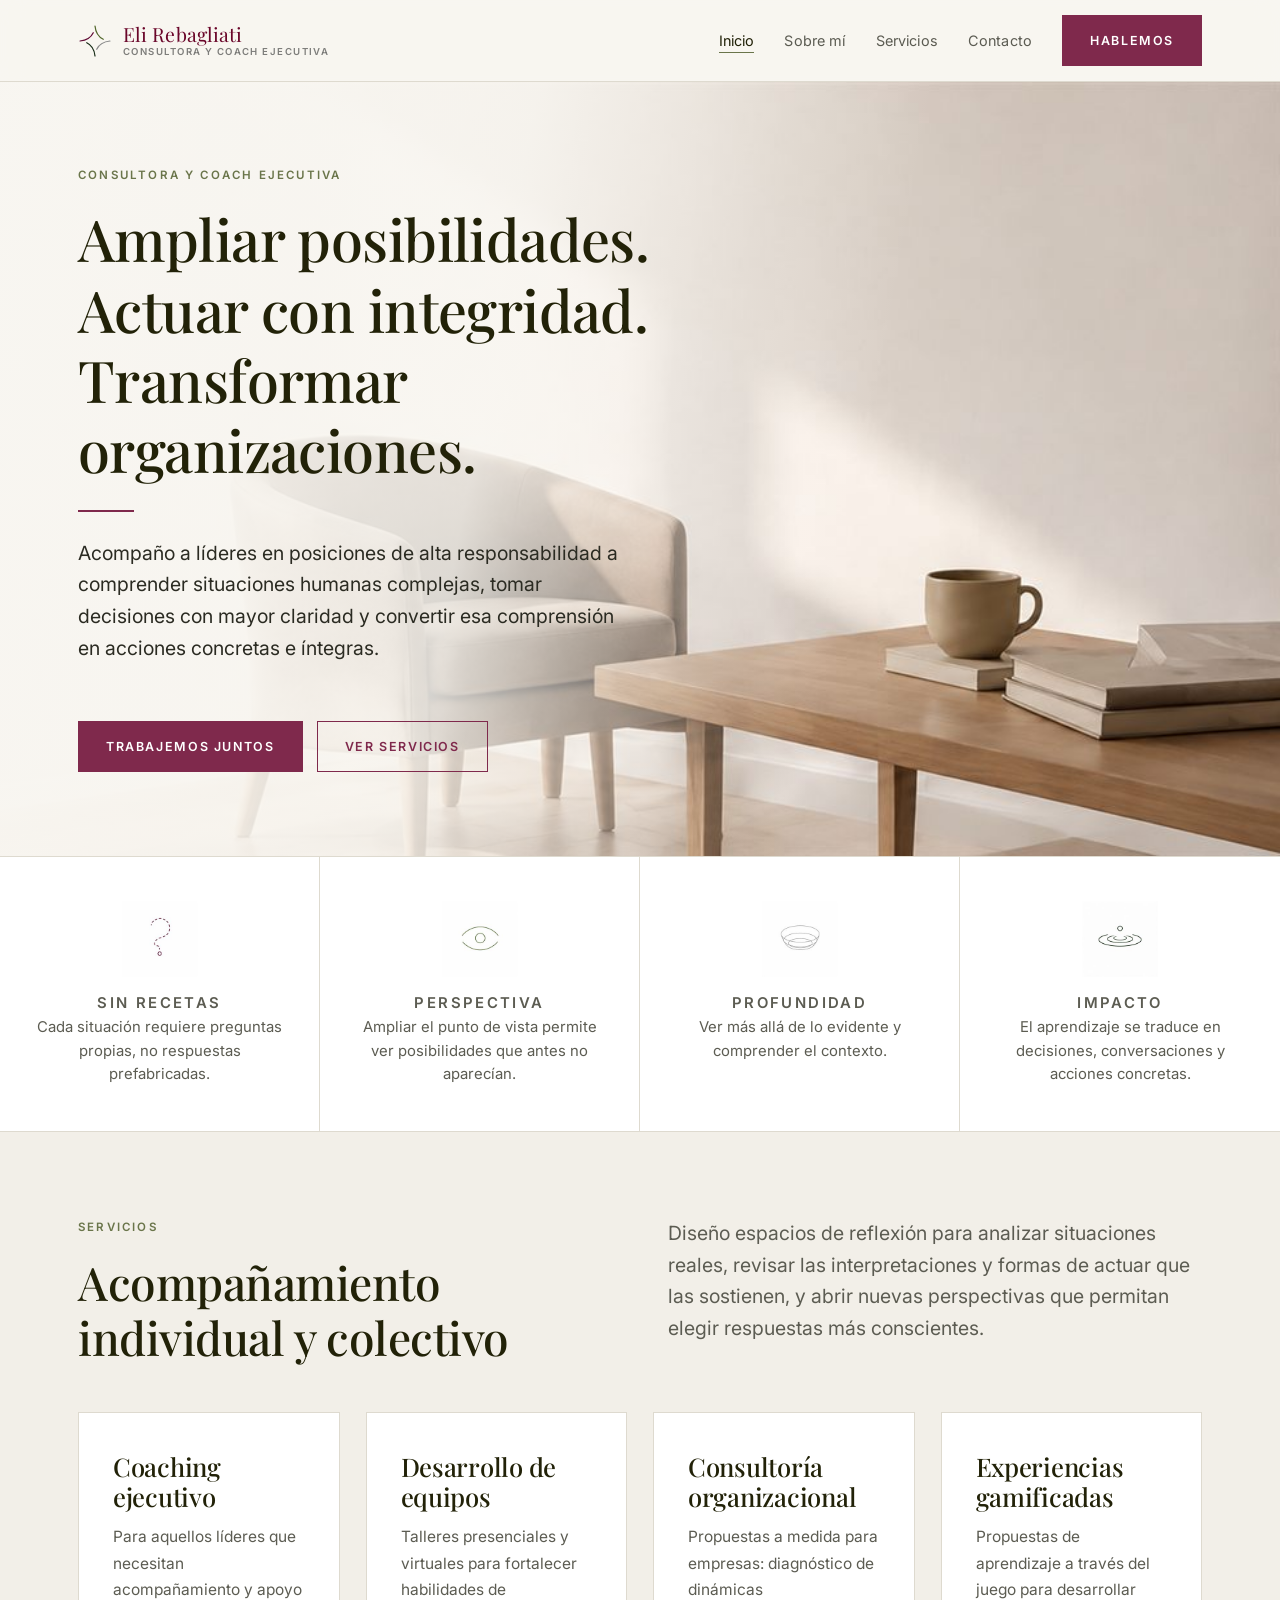
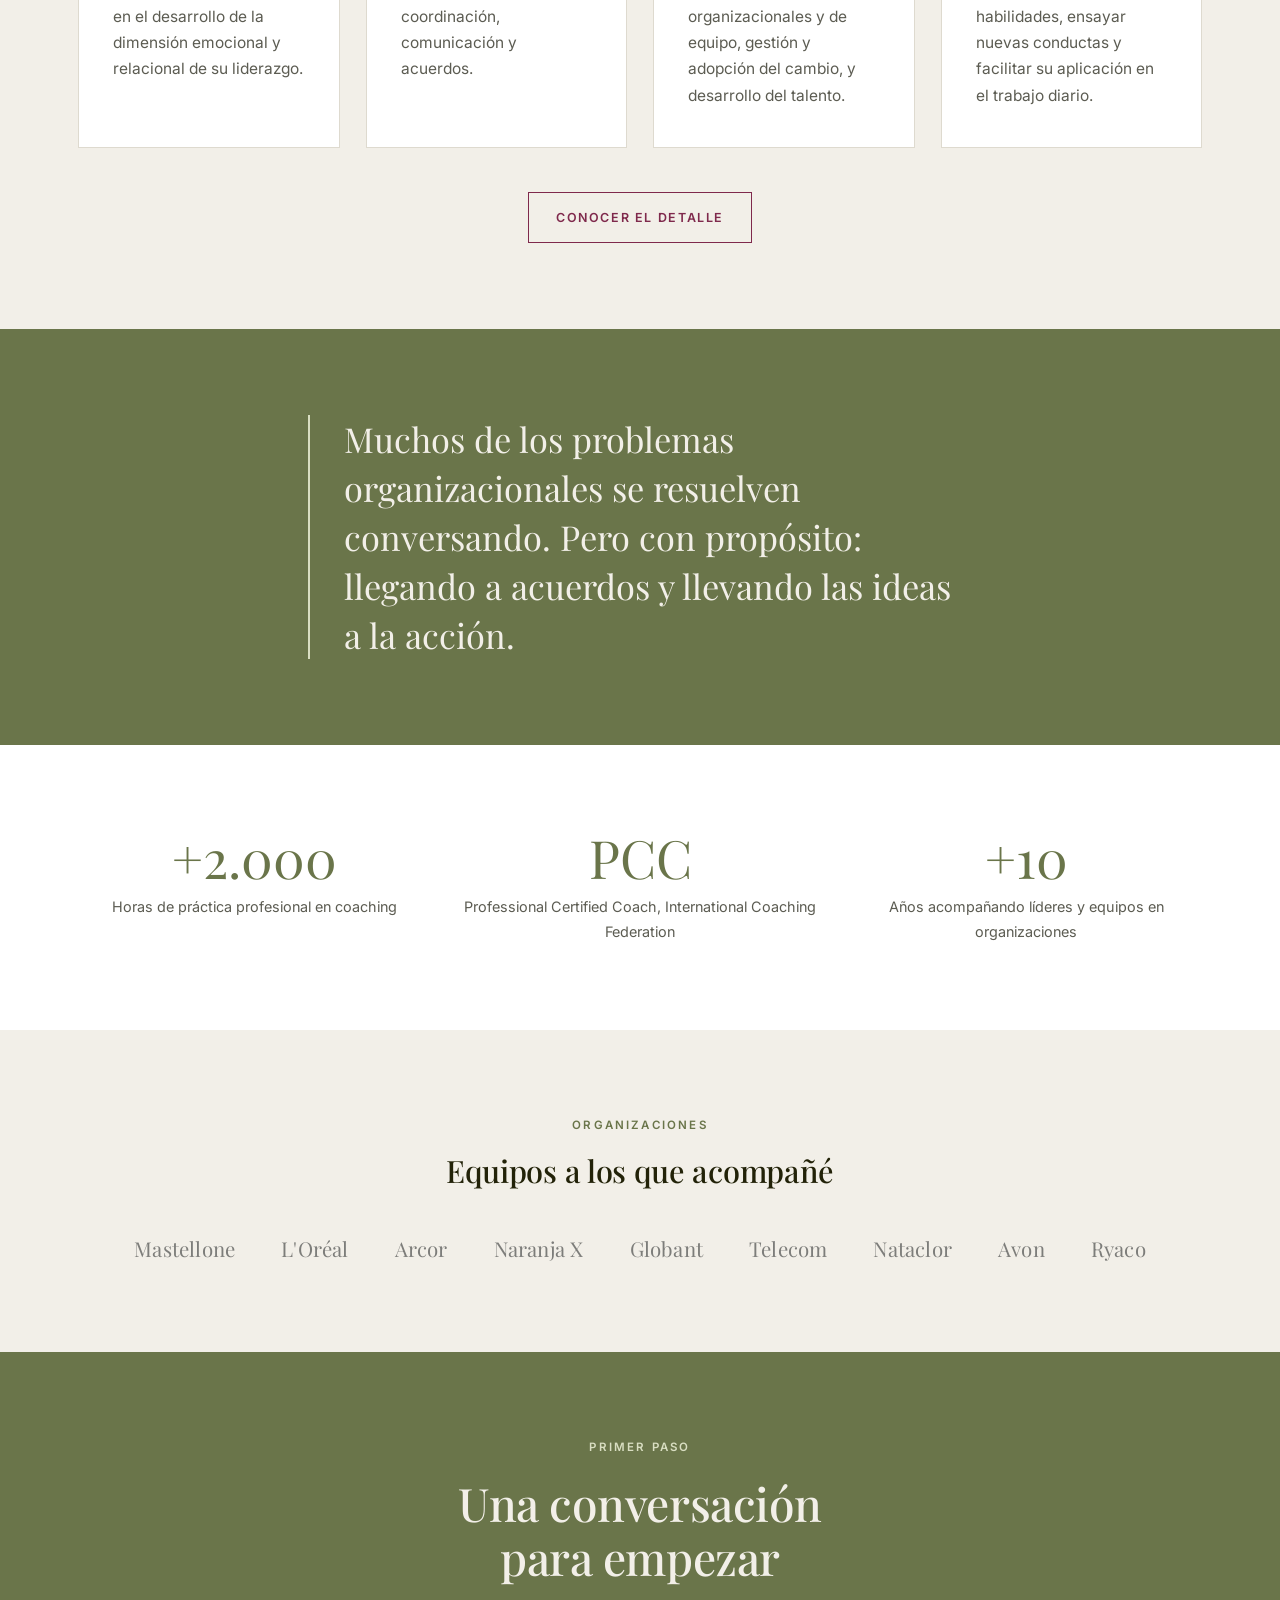
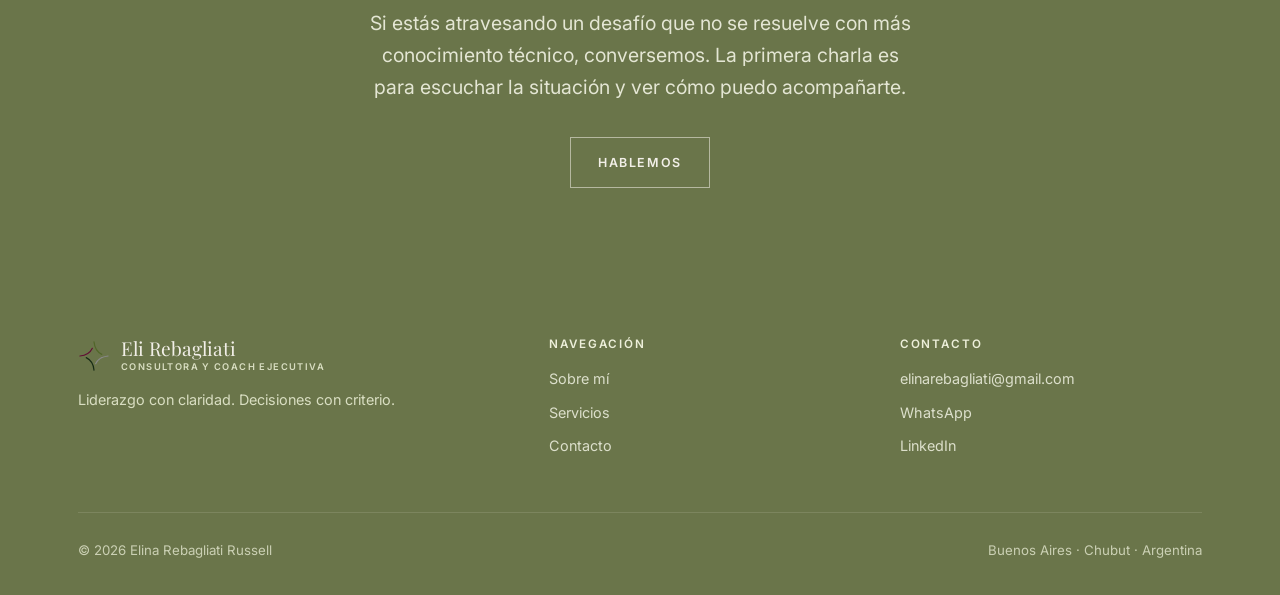
<file: index.html>
<!DOCTYPE html>
<html lang="es">
<head>
<meta charset="utf-8">
<meta name="viewport" content="width=device-width,initial-scale=1">
<title>Eli Rebagliati · Consultora y Coach Ejecutiva</title>
<meta name="description" content="Coach ejecutiva y consultora especializada en los desafíos humanos, emocionales y relacionales del liderazgo. Acompaño a líderes y equipos a comprender lo que ocurre y actuar con más claridad y criterio.">
<meta property="og:title" content="Eli Rebagliati · Consultora y Coach Ejecutiva">
<meta property="og:description" content="Liderazgo con claridad. Decisiones con criterio.">
<meta property="og:image" content="assets/elina-cuadrada.jpg">
<meta property="og:type" content="website">
<link rel="icon" href="assets/favicon.svg" type="image/svg+xml">
<link rel="preconnect" href="https://fonts.googleapis.com">
<link rel="preconnect" href="https://fonts.gstatic.com" crossorigin>
<link href="https://fonts.googleapis.com/css2?family=Playfair+Display:wght@400;500;600&family=Inter:wght@400;500;600&display=swap" rel="stylesheet">
<link rel="stylesheet" href="assets/estilo.css">
</head>
<body>

<!-- ══ CABECERA ══ -->
<header>
  <div class="barra">
    <a href="index.html" class="marca">
      <svg viewBox="0 0 100 100" aria-hidden="true" fill="none" stroke-width="3.6" stroke-linecap="round">
        <path d="M50 6 Q54 46 94 50" stroke="#516629" pathLength="100" stroke-dasharray="70 100"/>
        <path d="M6 50 Q46 46 50 6"  stroke="#620D35" pathLength="100" stroke-dasharray="70 100"/>
        <path d="M94 50 Q54 54 50 94" stroke="#898989" pathLength="100" stroke-dasharray="70 100"/>
        <path d="M50 94 Q46 54 6 50"  stroke="#162B15" pathLength="100" stroke-dasharray="70 100"/>
      </svg>
      <span class="marca-txt">
        <span class="marca-nombre">Eli Rebagliati</span>
        <span class="marca-bajada">Consultora y coach ejecutiva</span>
      </span>
    </a>
    <button class="menu-btn" id="menuBtn" aria-label="Abrir menú" aria-expanded="false">
      <span></span><span></span><span></span>
    </button>
    <nav id="nav">
      <ul>
        <li><a href="index.html" class="activo">Inicio</a></li>
        <li><a href="sobre-mi.html">Sobre mí</a></li>
        <li><a href="servicios.html">Servicios</a></li>
        <li><a href="contacto.html">Contacto</a></li>
      </ul>
    </nav>
    <a href="https://wa.me/5491127205738?text=Hola%20Eli%2C%20te%20escribo%20desde%20tu%20web." target="_blank" rel="noopener" class="btn">Hablemos</a>
  </div>
</header>

<!-- ══ HERO ══ -->
<section class="hero hero-fondo">
  <div class="contenedor">
    <div class="hero-texto-fondo">
      <span class="sup">Consultora y coach ejecutiva</span>
      <h1>Ampliar posibilidades.<br>Actuar con integridad.<br>Transformar organizaciones.</h1>
      <div class="regla"></div>
      <p class="entrada">Acompaño a líderes en posiciones de alta responsabilidad a comprender situaciones humanas complejas, tomar decisiones con mayor claridad y convertir esa comprensión en acciones concretas e íntegras.</p>
      <div class="hero-acciones">
        <a href="contacto.html" class="btn">Trabajemos juntos</a>
        <a href="servicios.html" class="btn btn-linea">Ver servicios</a>
      </div>
    </div>
  </div>
</section>

<!-- ══ PILARES ══ -->
<div class="pilares">
  <div class="pilares-grid">
    <div class="pilar">
      <img src="assets/pilar-sin-recetas.jpg" alt="" loading="lazy" width="220" height="220">
      <p class="pilar-nombre">Sin recetas</p>
      <p>Cada situación requiere preguntas propias, no respuestas prefabricadas.</p>
    </div>
    <div class="pilar">
      <img src="assets/pilar-perspectiva.jpg" alt="" loading="lazy" width="220" height="220">
      <p class="pilar-nombre">Perspectiva</p>
      <p>Ampliar el punto de vista permite ver posibilidades que antes no aparecían.</p>
    </div>
    <div class="pilar">
      <img src="assets/pilar-profundidad.jpg" alt="" loading="lazy" width="220" height="220">
      <p class="pilar-nombre">Profundidad</p>
      <p>Ver más allá de lo evidente y comprender el contexto.</p>
    </div>
    <div class="pilar">
      <img src="assets/pilar-impacto.jpg" alt="" loading="lazy" width="220" height="220">
      <p class="pilar-nombre">Impacto</p>
      <p>El aprendizaje se traduce en decisiones, conversaciones y acciones concretas.</p>
    </div>
  </div>
</div>

<!-- ══ SERVICIOS ══ -->
<section class="seccion-marfil">
  <div class="contenedor">
    <div class="dos-texto aparece" style="margin-bottom:48px">
      <div>
        <span class="sup">Servicios</span>
        <h2>Acompañamiento individual y colectivo</h2>
      </div>
      <div>
        <p class="entrada">Diseño espacios de reflexión para analizar situaciones reales, revisar las interpretaciones y formas de actuar que las sostienen, y abrir nuevas perspectivas que permitan elegir respuestas más conscientes.</p>
      </div>
    </div>
    <div class="cuatro">
      <div class="tarjeta aparece">
        <h3>Coaching ejecutivo</h3>
        <p>Para aquellos líderes que necesitan acompañamiento y apoyo en el desarrollo de la dimensión emocional y relacional de su liderazgo.</p>
      </div>
      <div class="tarjeta aparece">
        <h3>Desarrollo de equipos</h3>
        <p>Talleres presenciales y virtuales para fortalecer habilidades de coordinación, comunicación y acuerdos.</p>
      </div>
      <div class="tarjeta aparece">
        <h3>Consultoría organizacional</h3>
        <p>Propuestas a medida para empresas: diagnóstico de dinámicas organizacionales y de equipo, gestión y adopción del cambio, y desarrollo del talento.</p>
      </div>
      <div class="tarjeta aparece">
        <h3>Experiencias gamificadas</h3>
        <p>Propuestas de aprendizaje a través del juego para desarrollar habilidades, ensayar nuevas conductas y facilitar su aplicación en el trabajo diario.</p>
      </div>
    </div>
    <div style="text-align:center;margin-top:44px" class="aparece">
      <a href="servicios.html" class="btn btn-linea">Conocer el detalle</a>
    </div>
  </div>
</section>

<!-- ══ CITA ══ -->
<section class="seccion-oscura">
  <div class="contenedor angosto">
    <blockquote class="cita aparece">Muchos de los problemas organizacionales se resuelven conversando. Pero con propósito: llegando a acuerdos y llevando las ideas a la acción.</blockquote>
  </div>
</section>

<!-- ══ DATOS ══ -->
<section class="seccion-blanca">
  <div class="contenedor">
    <div class="datos aparece">
      <div class="dato">
        <span class="cifra">+2.000</span>
        <p>Horas de práctica profesional en coaching</p>
      </div>
      <div class="dato">
        <span class="cifra">PCC</span>
        <p>Professional Certified Coach, International Coaching Federation</p>
      </div>
      <div class="dato">
        <span class="cifra">+10</span>
        <p>Años acompañando líderes y equipos en organizaciones</p>
      </div>
    </div>
  </div>
</section>

<!-- ══ CLIENTES ══ -->
<section class="seccion-marfil">
  <div class="contenedor">
    <div style="text-align:center;margin-bottom:42px" class="aparece">
      <span class="sup">Organizaciones</span>
      <h2 style="font-size:clamp(1.5rem,2.4vw,2rem)">Equipos a los que acompañé</h2>
    </div>
    <ul class="clientes aparece">
      <li>Mastellone</li><li>L'Oréal</li><li>Arcor</li><li>Naranja X</li>
      <li>Globant</li><li>Telecom</li><li>Nataclor</li><li>Avon</li><li>Ryaco</li>
    </ul>
  </div>
</section>

<!-- ══ CIERRE ══ -->
<section class="seccion-oscura">
  <div class="contenedor angosto" style="text-align:center">
    <span class="sup">Primer paso</span>
    <h2 class="aparece">Una conversación<br>para empezar</h2>
    <p class="entrada aparece" style="margin:24px auto 34px;max-width:560px">Si estás atravesando un desafío que no se resuelve con más conocimiento técnico, conversemos. La primera charla es para escuchar la situación y ver cómo puedo acompañarte.</p>
    <div class="aparece"><a href="contacto.html" class="btn btn-claro">Hablemos</a></div>
  </div>
</section>

<!-- ══ PIE ══ -->
<footer>
  <div class="contenedor">
    <div class="pie-grid">
      <div>
        <div class="pie-marca">
          <svg viewBox="0 0 100 100" aria-hidden="true" fill="none" stroke-width="3.6" stroke-linecap="round">
            <path d="M50 6 Q54 46 94 50" stroke="#516629" pathLength="100" stroke-dasharray="70 100"/>
            <path d="M6 50 Q46 46 50 6"  stroke="#620D35" pathLength="100" stroke-dasharray="70 100"/>
            <path d="M94 50 Q54 54 50 94" stroke="#898989" pathLength="100" stroke-dasharray="70 100"/>
            <path d="M50 94 Q46 54 6 50"  stroke="#162B15" pathLength="100" stroke-dasharray="70 100"/>
          </svg>
          <span class="pie-marca-txt">
            <span class="pie-marca-nombre">Eli Rebagliati</span>
            <span class="pie-marca-bajada">Consultora y coach ejecutiva</span>
          </span>
        </div>
        <p style="color:#D9DEC2">Liderazgo con claridad. Decisiones con criterio.</p>
      </div>
      <div>
        <h4>Navegación</h4>
        <ul>
          <li><a href="sobre-mi.html">Sobre mí</a></li>
          <li><a href="servicios.html">Servicios</a></li>
          <li><a href="contacto.html">Contacto</a></li>
        </ul>
      </div>
      <div>
        <h4>Contacto</h4>
        <ul>
          <li><a href="mailto:elinarebagliati@gmail.com">elinarebagliati@gmail.com</a></li>
          <li><a href="https://wa.me/5491127205738" target="_blank" rel="noopener">WhatsApp</a></li>
          <li><a href="https://www.linkedin.com/in/eli-rebagliati-96023375/" target="_blank" rel="noopener">LinkedIn</a></li>
        </ul>
      </div>
    </div>
    <div class="pie-abajo">
      <span>© <span id="anio">2026</span> Elina Rebagliati Russell</span>
      <span>Buenos Aires · Chubut · Argentina</span>
    </div>
  </div>
</footer>

<script>
document.getElementById('anio').textContent = new Date().getFullYear();
const mb = document.getElementById('menuBtn'), nv = document.getElementById('nav');
mb.addEventListener('click', () => {
  const abierto = nv.classList.toggle('abierto');
  mb.classList.toggle('abierto', abierto);
  mb.setAttribute('aria-expanded', abierto);
});
const io = new IntersectionObserver(es => es.forEach(e => {
  if (e.isIntersecting) { e.target.classList.add('visible'); io.unobserve(e.target); }
}), { threshold: .12, rootMargin: '0px 0px -60px 0px' });
document.querySelectorAll('.aparece').forEach(el => io.observe(el));
</script>
</body>
</html>
</file>
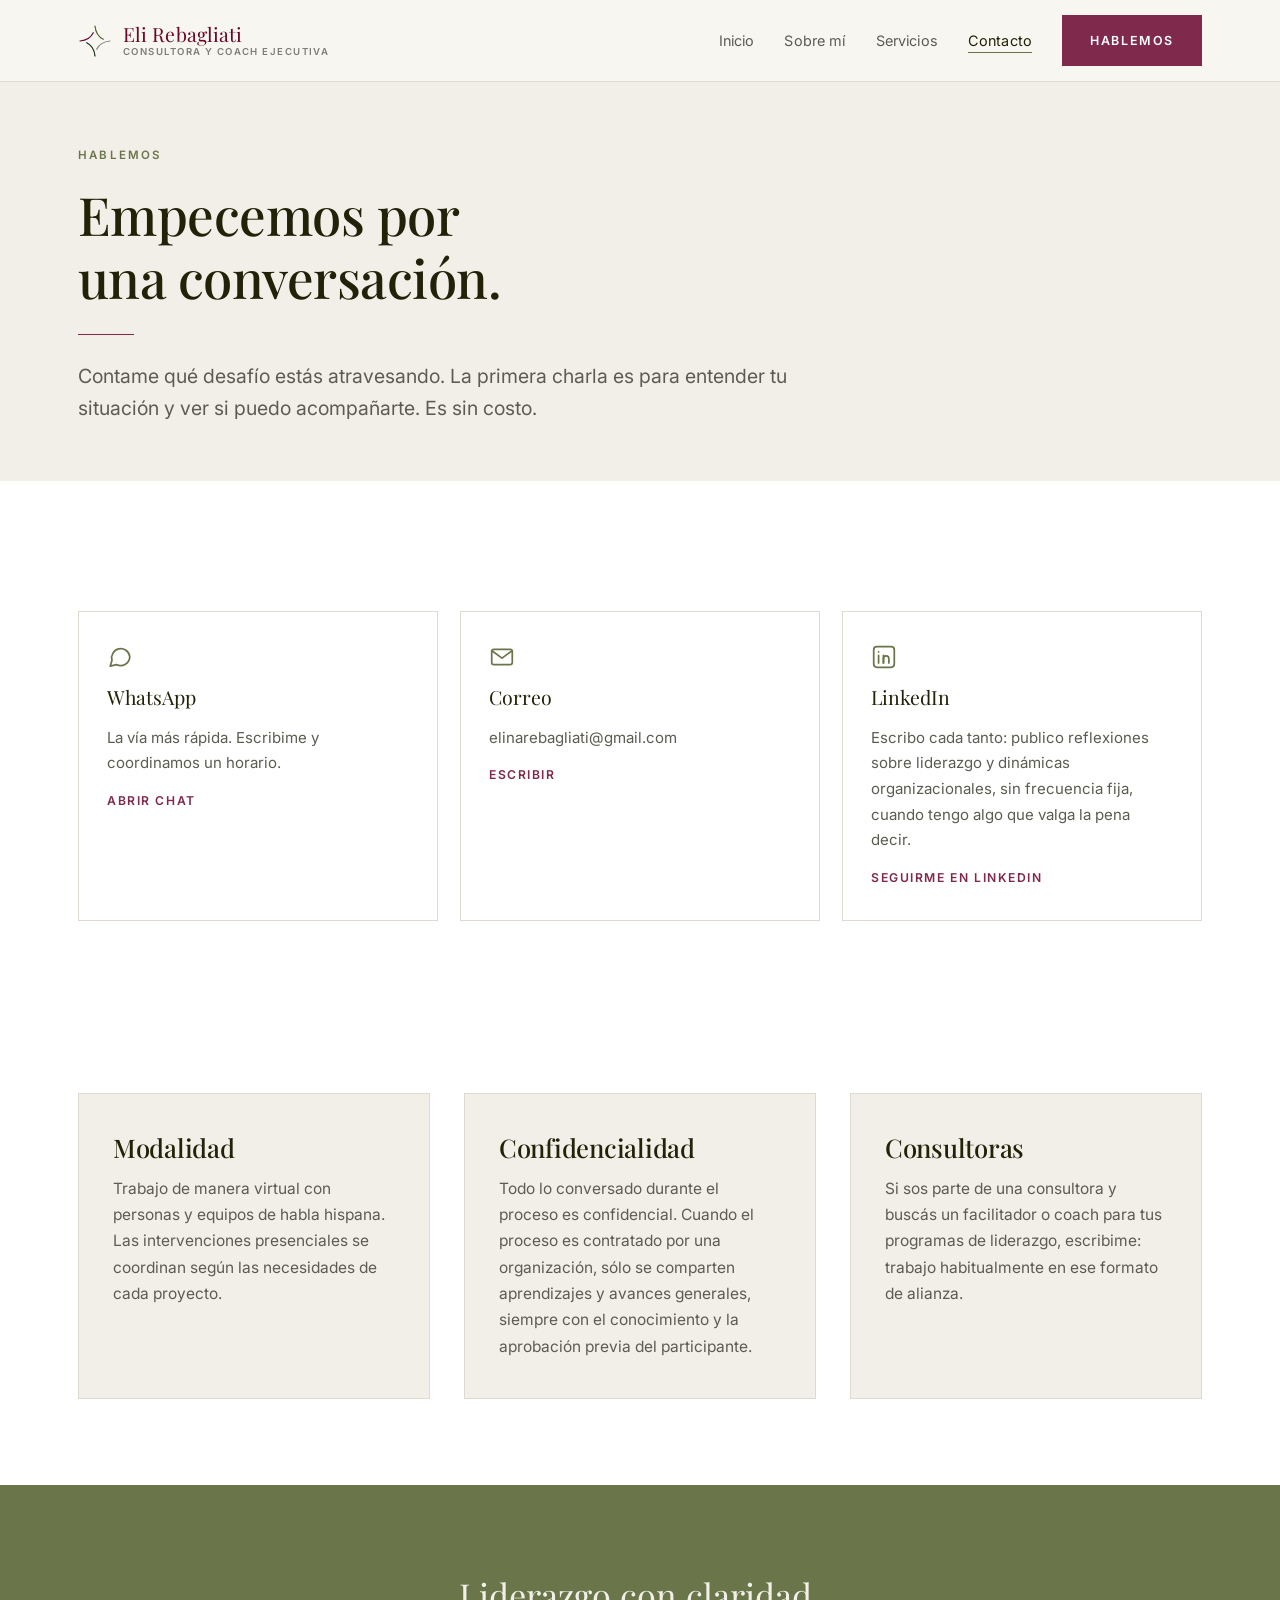
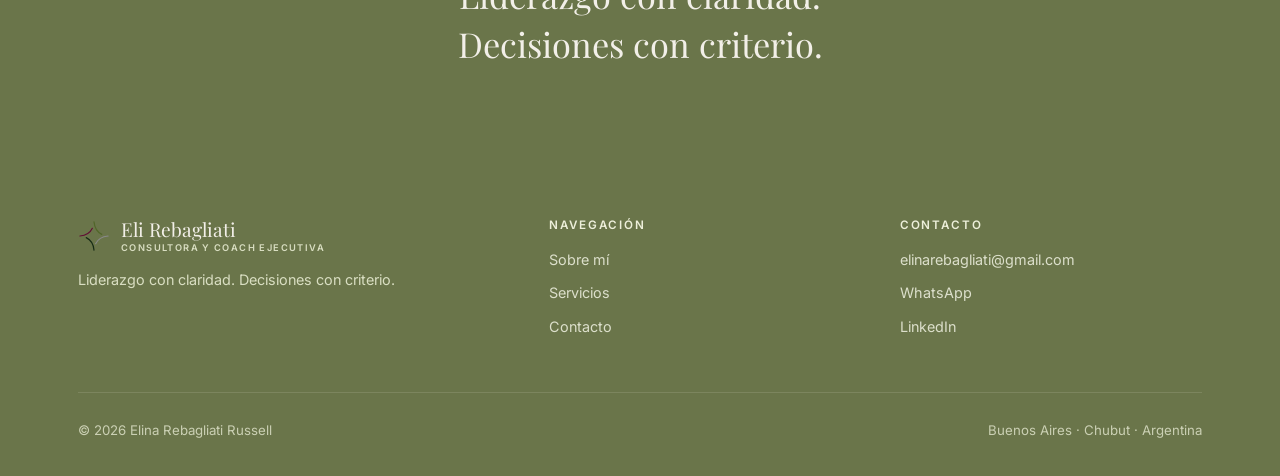
<file: contacto.html>
<!DOCTYPE html>
<html lang="es">
<head>
<meta charset="utf-8">
<meta name="viewport" content="width=device-width,initial-scale=1">
<title>Hablemos · Eli Rebagliati</title>
<meta name="description" content="Escribime para conversar sobre tu desafío de liderazgo. Primera conversación sin costo.">
<meta property="og:title" content="Hablemos · Eli Rebagliati">
<meta property="og:description" content="Escribime para conversar sobre tu desafío de liderazgo. Primera conversación sin costo ni compromiso.">
<meta property="og:image" content="assets/elina-cuadrada.jpg">
<meta property="og:type" content="website">
<link rel="icon" href="assets/favicon.svg" type="image/svg+xml">
<link rel="preconnect" href="https://fonts.googleapis.com">
<link rel="preconnect" href="https://fonts.gstatic.com" crossorigin>
<link href="https://fonts.googleapis.com/css2?family=Playfair+Display:wght@400;500;600&family=Inter:wght@400;500;600&display=swap" rel="stylesheet">
<link rel="stylesheet" href="assets/estilo.css">
</head>
<body>

<header>
  <div class="barra">
    <a href="index.html" class="marca">
      <svg viewBox="0 0 100 100" aria-hidden="true" fill="none" stroke-width="3.6" stroke-linecap="round">
        <path d="M50 6 Q54 46 94 50" stroke="#516629" pathLength="100" stroke-dasharray="70 100"/>
        <path d="M6 50 Q46 46 50 6"  stroke="#620D35" pathLength="100" stroke-dasharray="70 100"/>
        <path d="M94 50 Q54 54 50 94" stroke="#898989" pathLength="100" stroke-dasharray="70 100"/>
        <path d="M50 94 Q46 54 6 50"  stroke="#162B15" pathLength="100" stroke-dasharray="70 100"/>
      </svg>
      <span class="marca-txt">
        <span class="marca-nombre">Eli Rebagliati</span>
        <span class="marca-bajada">Consultora y coach ejecutiva</span>
      </span>
    </a>
    <button class="menu-btn" id="menuBtn" aria-label="Abrir menú" aria-expanded="false">
      <span></span><span></span><span></span>
    </button>
    <nav id="nav">
      <ul>
        <li><a href="index.html">Inicio</a></li>
        <li><a href="sobre-mi.html">Sobre mí</a></li>
        <li><a href="servicios.html">Servicios</a></li>
        <li><a href="contacto.html" class="activo">Contacto</a></li>
      </ul>
    </nav>
    <a href="https://wa.me/5491127205738?text=Hola%20Eli%2C%20te%20escribo%20desde%20tu%20web." target="_blank" rel="noopener" class="btn">Hablemos</a>
  </div>
</header>

<section class="seccion-marfil" style="padding-top:64px;padding-bottom:56px">
  <div class="contenedor">
    <div class="angosto">
      <span class="sup">Hablemos</span>
      <h1 style="font-size:clamp(2.1rem,4.2vw,3.3rem)">Empecemos por<br>una conversación.</h1>
      <div class="regla" style="margin-top:26px"></div>
      <p class="entrada">Contame qué desafío estás atravesando. La primera charla es para entender tu situación y ver si puedo acompañarte. Es sin costo.</p>
    </div>
  </div>
</section>

<section class="seccion-blanca">
  <div class="contenedor">
    <div class="canales">
      <a class="canal aparece" href="https://wa.me/5491127205738?text=Hola%20Eli%2C%20te%20escribo%20desde%20tu%20web." target="_blank" rel="noopener">
        <svg viewBox="0 0 24 24" fill="none" stroke="currentColor" stroke-width="1.6" stroke-linecap="round" stroke-linejoin="round">
          <path d="M21 11.5a8.4 8.4 0 0 1-12.3 7.5L3 20.5l1.6-5.5A8.4 8.4 0 1 1 21 11.5z"/>
        </svg>
        <span class="canal-nombre">WhatsApp</span>
        <span class="canal-dato">La vía más rápida. Escribime y coordinamos un horario.</span>
        <span class="canal-accion">Abrir chat</span>
      </a>

      <a class="canal aparece" href="mailto:elinarebagliati@gmail.com?subject=Consulta%20desde%20la%20web">
        <svg viewBox="0 0 24 24" fill="none" stroke="currentColor" stroke-width="1.6" stroke-linecap="round" stroke-linejoin="round">
          <rect x="2.5" y="5" width="19" height="14" rx="2"/><path d="M3 6.5l9 6.5 9-6.5"/>
        </svg>
        <span class="canal-nombre">Correo</span>
        <span class="canal-dato">elinarebagliati@gmail.com</span>
        <span class="canal-accion">Escribir</span>
      </a>

      <a class="canal aparece" href="https://www.linkedin.com/in/eli-rebagliati-96023375/" target="_blank" rel="noopener">
        <svg viewBox="0 0 24 24" fill="none" stroke="currentColor" stroke-width="1.6" stroke-linecap="round" stroke-linejoin="round">
          <rect x="2.5" y="2.5" width="19" height="19" rx="3"/><path d="M7 10.5v7M7 7.2v.1M11.5 17.5v-4a2.5 2.5 0 0 1 5 0v4"/><path d="M11.5 10.5v7"/>
        </svg>
        <span class="canal-nombre">LinkedIn</span>
        <span class="canal-dato">Escribo cada tanto: publico reflexiones sobre liderazgo y dinámicas organizacionales, sin frecuencia fija, cuando tengo algo que valga la pena decir.</span>
        <span class="canal-accion">Seguirme en LinkedIn</span>
      </a>
    </div>
  </div>
</section>

<section class="seccion-blanca">
  <div class="contenedor">
    <div class="tres">
      <div class="tarjeta tarjeta-marfil aparece">
        <h3>Modalidad</h3>
        <p>Trabajo de manera virtual con personas y equipos de habla hispana. Las intervenciones presenciales se coordinan según las necesidades de cada proyecto.</p>
      </div>
      <div class="tarjeta tarjeta-marfil aparece">
        <h3>Confidencialidad</h3>
        <p>Todo lo conversado durante el proceso es confidencial. Cuando el proceso es contratado por una organización, sólo se comparten aprendizajes y avances generales, siempre con el conocimiento y la aprobación previa del participante.</p>
      </div>
      <div class="tarjeta tarjeta-marfil aparece">
        <h3>Consultoras</h3>
        <p>Si sos parte de una consultora y buscás un facilitador o coach para tus programas de liderazgo, escribime: trabajo habitualmente en ese formato de alianza.</p>
      </div>
    </div>
  </div>
</section>

<section class="seccion-oscura">
  <div class="contenedor angosto" style="text-align:center">
    <blockquote class="cita aparece" style="border:none;padding:0;text-align:center">Liderazgo con claridad.<br>Decisiones con criterio.</blockquote>
  </div>
</section>


<footer>
  <div class="contenedor">
    <div class="pie-grid">
      <div>
        <div class="pie-marca">
          <svg viewBox="0 0 100 100" aria-hidden="true" fill="none" stroke-width="3.6" stroke-linecap="round">
            <path d="M50 6 Q54 46 94 50" stroke="#516629" pathLength="100" stroke-dasharray="70 100"/>
            <path d="M6 50 Q46 46 50 6"  stroke="#620D35" pathLength="100" stroke-dasharray="70 100"/>
            <path d="M94 50 Q54 54 50 94" stroke="#898989" pathLength="100" stroke-dasharray="70 100"/>
            <path d="M50 94 Q46 54 6 50"  stroke="#162B15" pathLength="100" stroke-dasharray="70 100"/>
          </svg>
          <span class="pie-marca-txt">
            <span class="pie-marca-nombre">Eli Rebagliati</span>
            <span class="pie-marca-bajada">Consultora y coach ejecutiva</span>
          </span>
        </div>
        <p style="color:#D9DEC2">Liderazgo con claridad. Decisiones con criterio.</p>
      </div>
      <div>
        <h4>Navegación</h4>
        <ul>
          <li><a href="sobre-mi.html">Sobre mí</a></li>
          <li><a href="servicios.html">Servicios</a></li>
          <li><a href="contacto.html">Contacto</a></li>
        </ul>
      </div>
      <div>
        <h4>Contacto</h4>
        <ul>
          <li><a href="mailto:elinarebagliati@gmail.com">elinarebagliati@gmail.com</a></li>
          <li><a href="https://wa.me/5491127205738" target="_blank" rel="noopener">WhatsApp</a></li>
          <li><a href="https://www.linkedin.com/in/eli-rebagliati-96023375/" target="_blank" rel="noopener">LinkedIn</a></li>
        </ul>
      </div>
    </div>
    <div class="pie-abajo">
      <span>© <span id="anio">2026</span> Elina Rebagliati Russell</span>
      <span>Buenos Aires · Chubut · Argentina</span>
    </div>
  </div>
</footer>

<script>
document.getElementById('anio').textContent = new Date().getFullYear();
const mb = document.getElementById('menuBtn'), nv = document.getElementById('nav');
mb.addEventListener('click', () => {
  const abierto = nv.classList.toggle('abierto');
  mb.classList.toggle('abierto', abierto);
  mb.setAttribute('aria-expanded', abierto);
});
const io = new IntersectionObserver(es => es.forEach(e => {
  if (e.isIntersecting) { e.target.classList.add('visible'); io.unobserve(e.target); }
}), { threshold: .12, rootMargin: '0px 0px -60px 0px' });
document.querySelectorAll('.aparece').forEach(el => io.observe(el));
</script>
</body>
</html>
</file>
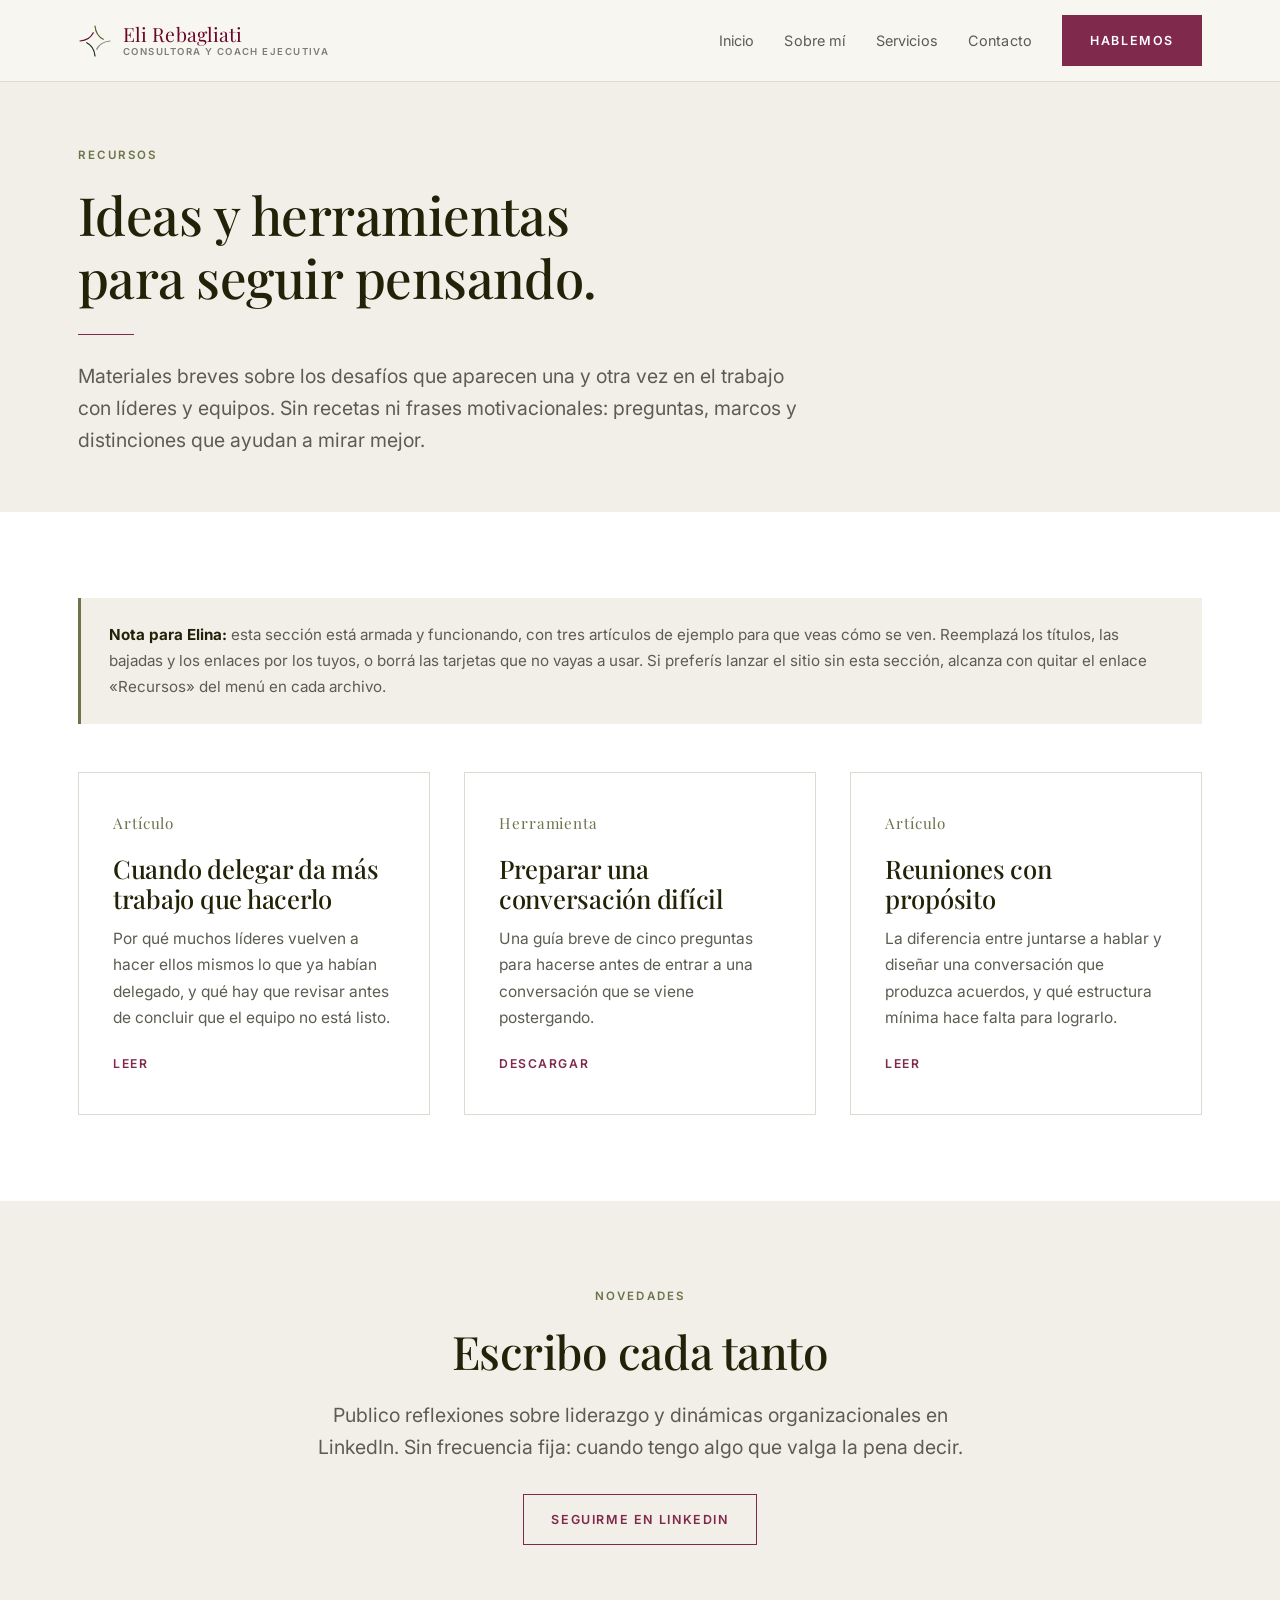
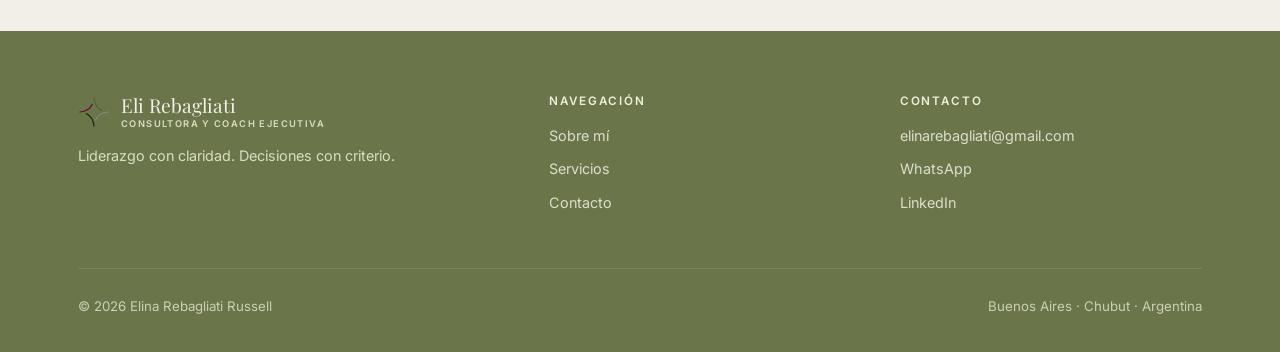
<file: recursos.html>
<!DOCTYPE html>
<html lang="es">
<head>
<meta charset="utf-8">
<meta name="viewport" content="width=device-width,initial-scale=1">
<title>Recursos · Eli Rebagliati</title>
<meta name="description" content="Artículos, herramientas y materiales sobre liderazgo, conversaciones difíciles, delegación y desarrollo de equipos.">
<meta property="og:title" content="Recursos · Eli Rebagliati">
<meta property="og:description" content="Artículos, herramientas y materiales sobre liderazgo, conversaciones difíciles, delegación y desarrollo de equipos.">
<meta property="og:image" content="assets/elina-cuadrada.jpg">
<meta property="og:type" content="website">
<link rel="icon" href="assets/favicon.svg" type="image/svg+xml">
<link rel="preconnect" href="https://fonts.googleapis.com">
<link rel="preconnect" href="https://fonts.gstatic.com" crossorigin>
<link href="https://fonts.googleapis.com/css2?family=Playfair+Display:wght@400;500;600&family=Inter:wght@400;500;600&display=swap" rel="stylesheet">
<link rel="stylesheet" href="assets/estilo.css">
</head>
<body>

<header>
  <div class="barra">
    <a href="index.html" class="marca">
      <svg viewBox="0 0 100 100" aria-hidden="true" fill="none" stroke-width="3.6" stroke-linecap="round">
        <path d="M50 6 Q54 46 94 50" stroke="#516629" pathLength="100" stroke-dasharray="70 100"/>
        <path d="M6 50 Q46 46 50 6"  stroke="#620D35" pathLength="100" stroke-dasharray="70 100"/>
        <path d="M94 50 Q54 54 50 94" stroke="#898989" pathLength="100" stroke-dasharray="70 100"/>
        <path d="M50 94 Q46 54 6 50"  stroke="#162B15" pathLength="100" stroke-dasharray="70 100"/>
      </svg>
      <span class="marca-txt">
        <span class="marca-nombre">Eli Rebagliati</span>
        <span class="marca-bajada">Consultora y coach ejecutiva</span>
      </span>
    </a>
    <button class="menu-btn" id="menuBtn" aria-label="Abrir menú" aria-expanded="false">
      <span></span><span></span><span></span>
    </button>
    <nav id="nav">
      <ul>
        <li><a href="index.html">Inicio</a></li>
        <li><a href="sobre-mi.html">Sobre mí</a></li>
        <li><a href="servicios.html">Servicios</a></li>
        <li><a href="contacto.html">Contacto</a></li>
      </ul>
    </nav>
    <a href="https://wa.me/5491127205738?text=Hola%20Eli%2C%20te%20escribo%20desde%20tu%20web." target="_blank" rel="noopener" class="btn">Hablemos</a>
  </div>
</header>

<section class="seccion-marfil" style="padding-top:64px;padding-bottom:56px">
  <div class="contenedor">
    <div class="angosto">
      <span class="sup">Recursos</span>
      <h1 style="font-size:clamp(2.1rem,4.2vw,3.3rem)">Ideas y herramientas<br>para seguir pensando.</h1>
      <div class="regla" style="margin-top:26px"></div>
      <p class="entrada">Materiales breves sobre los desafíos que aparecen una y otra vez en el trabajo con líderes y equipos. Sin recetas ni frases motivacionales: preguntas, marcos y distinciones que ayudan a mirar mejor.</p>
    </div>
  </div>
</section>

<section class="seccion-blanca">
  <div class="contenedor">
    <div class="nota aparece" style="margin-bottom:48px">
      <strong>Nota para Elina:</strong> esta sección está armada y funcionando, con tres artículos de ejemplo para que veas cómo se ven. Reemplazá los títulos, las bajadas y los enlaces por los tuyos, o borrá las tarjetas que no vayas a usar. Si preferís lanzar el sitio sin esta sección, alcanza con quitar el enlace «Recursos» del menú en cada archivo.
    </div>

    <div class="tres">
      <article class="tarjeta aparece">
        <span class="num">Artículo</span>
        <h3>Cuando delegar da más trabajo que hacerlo</h3>
        <p>Por qué muchos líderes vuelven a hacer ellos mismos lo que ya habían delegado, y qué hay que revisar antes de concluir que el equipo no está listo.</p>
        <p style="margin-top:18px"><a href="#" class="canal-accion">Leer</a></p>
      </article>
      <article class="tarjeta aparece">
        <span class="num">Herramienta</span>
        <h3>Preparar una conversación difícil</h3>
        <p>Una guía breve de cinco preguntas para hacerse antes de entrar a una conversación que se viene postergando.</p>
        <p style="margin-top:18px"><a href="#" class="canal-accion">Descargar</a></p>
      </article>
      <article class="tarjeta aparece">
        <span class="num">Artículo</span>
        <h3>Reuniones con propósito</h3>
        <p>La diferencia entre juntarse a hablar y diseñar una conversación que produzca acuerdos, y qué estructura mínima hace falta para lograrlo.</p>
        <p style="margin-top:18px"><a href="#" class="canal-accion">Leer</a></p>
      </article>
    </div>
  </div>
</section>

<section class="seccion-marfil">
  <div class="contenedor angosto" style="text-align:center">
    <span class="sup">Novedades</span>
    <h2 class="aparece">Escribo cada tanto</h2>
    <p class="entrada aparece" style="margin:22px auto 30px">Publico reflexiones sobre liderazgo y dinámicas organizacionales en LinkedIn. Sin frecuencia fija: cuando tengo algo que valga la pena decir.</p>
    <div class="aparece"><a href="https://www.linkedin.com/in/eli-rebagliati-96023375/" target="_blank" rel="noopener" class="btn btn-linea">Seguirme en LinkedIn</a></div>
  </div>
</section>


<footer>
  <div class="contenedor">
    <div class="pie-grid">
      <div>
        <div class="pie-marca">
          <svg viewBox="0 0 100 100" aria-hidden="true" fill="none" stroke-width="3.6" stroke-linecap="round">
            <path d="M50 6 Q54 46 94 50" stroke="#516629" pathLength="100" stroke-dasharray="70 100"/>
            <path d="M6 50 Q46 46 50 6"  stroke="#620D35" pathLength="100" stroke-dasharray="70 100"/>
            <path d="M94 50 Q54 54 50 94" stroke="#898989" pathLength="100" stroke-dasharray="70 100"/>
            <path d="M50 94 Q46 54 6 50"  stroke="#162B15" pathLength="100" stroke-dasharray="70 100"/>
          </svg>
          <span class="pie-marca-txt">
            <span class="pie-marca-nombre">Eli Rebagliati</span>
            <span class="pie-marca-bajada">Consultora y coach ejecutiva</span>
          </span>
        </div>
        <p style="color:#D9DEC2">Liderazgo con claridad. Decisiones con criterio.</p>
      </div>
      <div>
        <h4>Navegación</h4>
        <ul>
          <li><a href="sobre-mi.html">Sobre mí</a></li>
          <li><a href="servicios.html">Servicios</a></li>
          <li><a href="contacto.html">Contacto</a></li>
        </ul>
      </div>
      <div>
        <h4>Contacto</h4>
        <ul>
          <li><a href="mailto:elinarebagliati@gmail.com">elinarebagliati@gmail.com</a></li>
          <li><a href="https://wa.me/5491127205738" target="_blank" rel="noopener">WhatsApp</a></li>
          <li><a href="https://www.linkedin.com/in/eli-rebagliati-96023375/" target="_blank" rel="noopener">LinkedIn</a></li>
        </ul>
      </div>
    </div>
    <div class="pie-abajo">
      <span>© <span id="anio">2026</span> Elina Rebagliati Russell</span>
      <span>Buenos Aires · Chubut · Argentina</span>
    </div>
  </div>
</footer>

<script>
document.getElementById('anio').textContent = new Date().getFullYear();
const mb = document.getElementById('menuBtn'), nv = document.getElementById('nav');
mb.addEventListener('click', () => {
  const abierto = nv.classList.toggle('abierto');
  mb.classList.toggle('abierto', abierto);
  mb.setAttribute('aria-expanded', abierto);
});
const io = new IntersectionObserver(es => es.forEach(e => {
  if (e.isIntersecting) { e.target.classList.add('visible'); io.unobserve(e.target); }
}), { threshold: .12, rootMargin: '0px 0px -60px 0px' });
document.querySelectorAll('.aparece').forEach(el => io.observe(el));
</script>
</body>
</html>
</file>
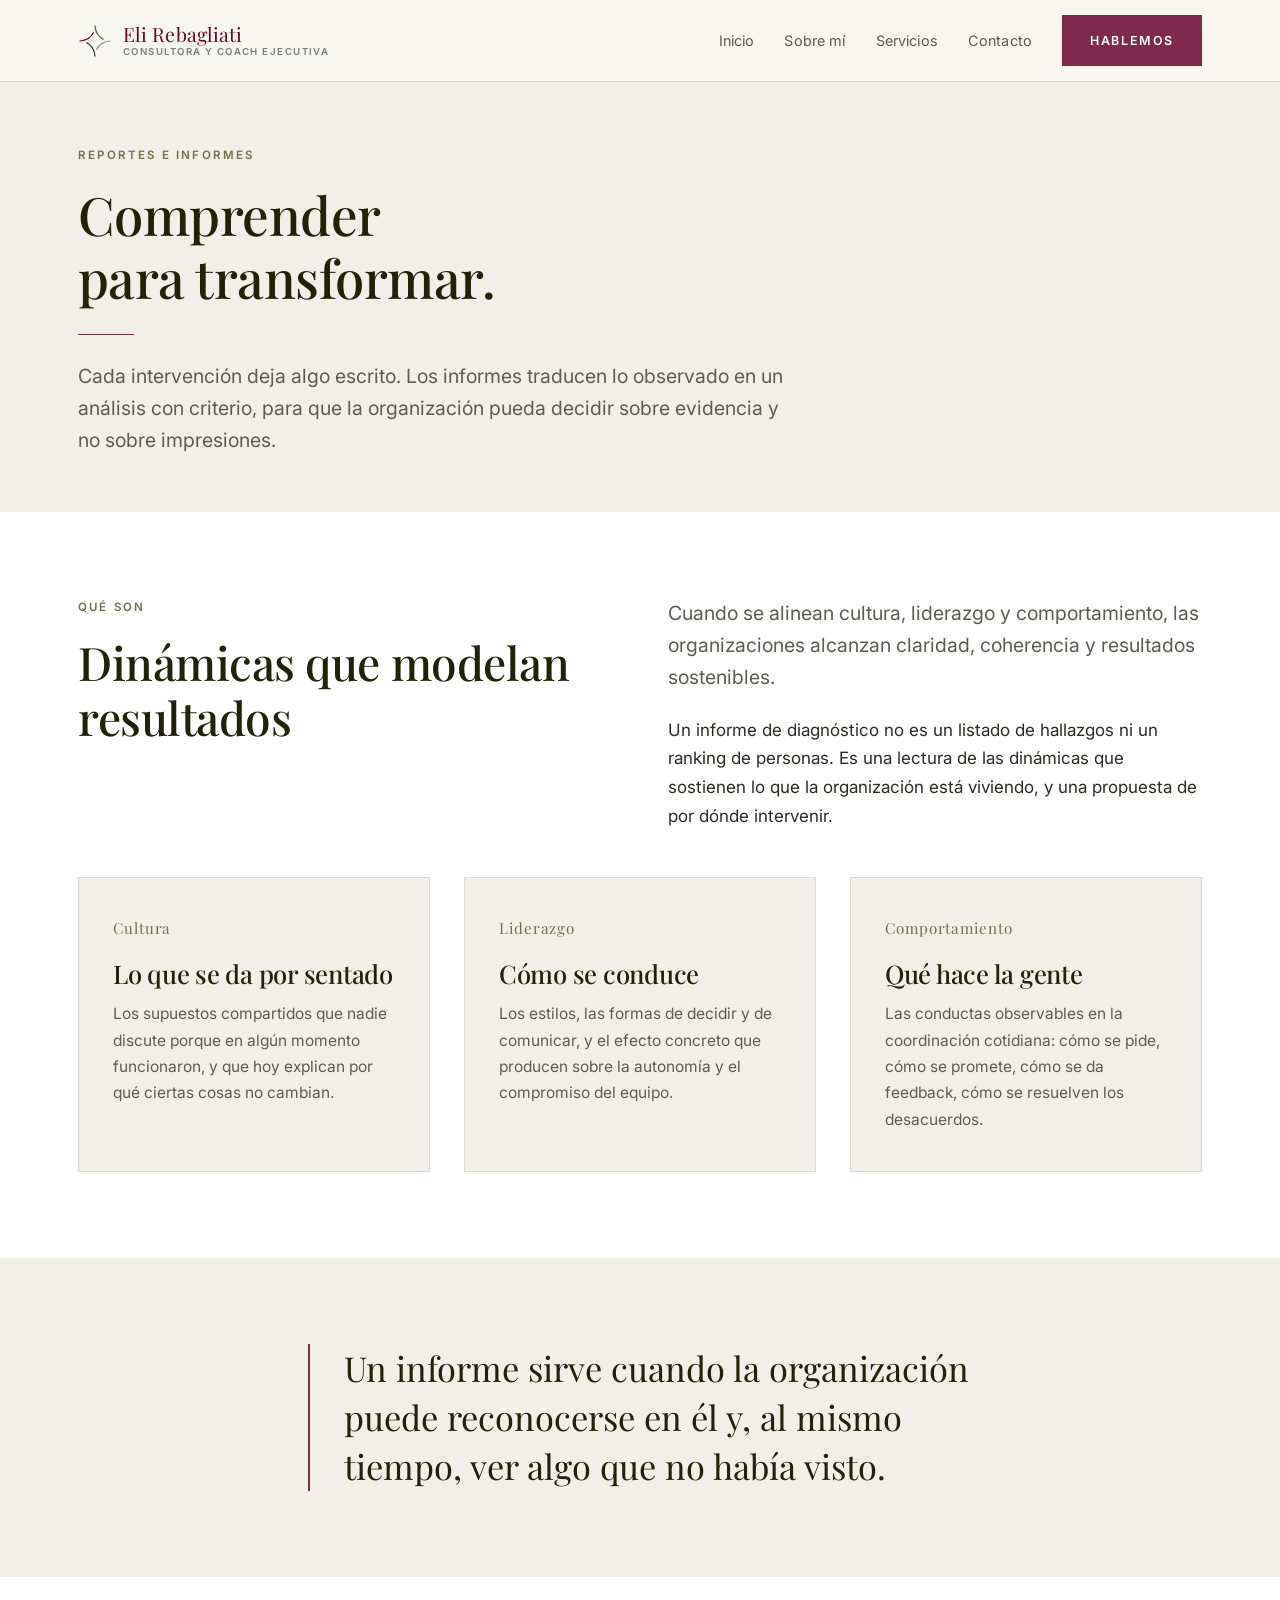
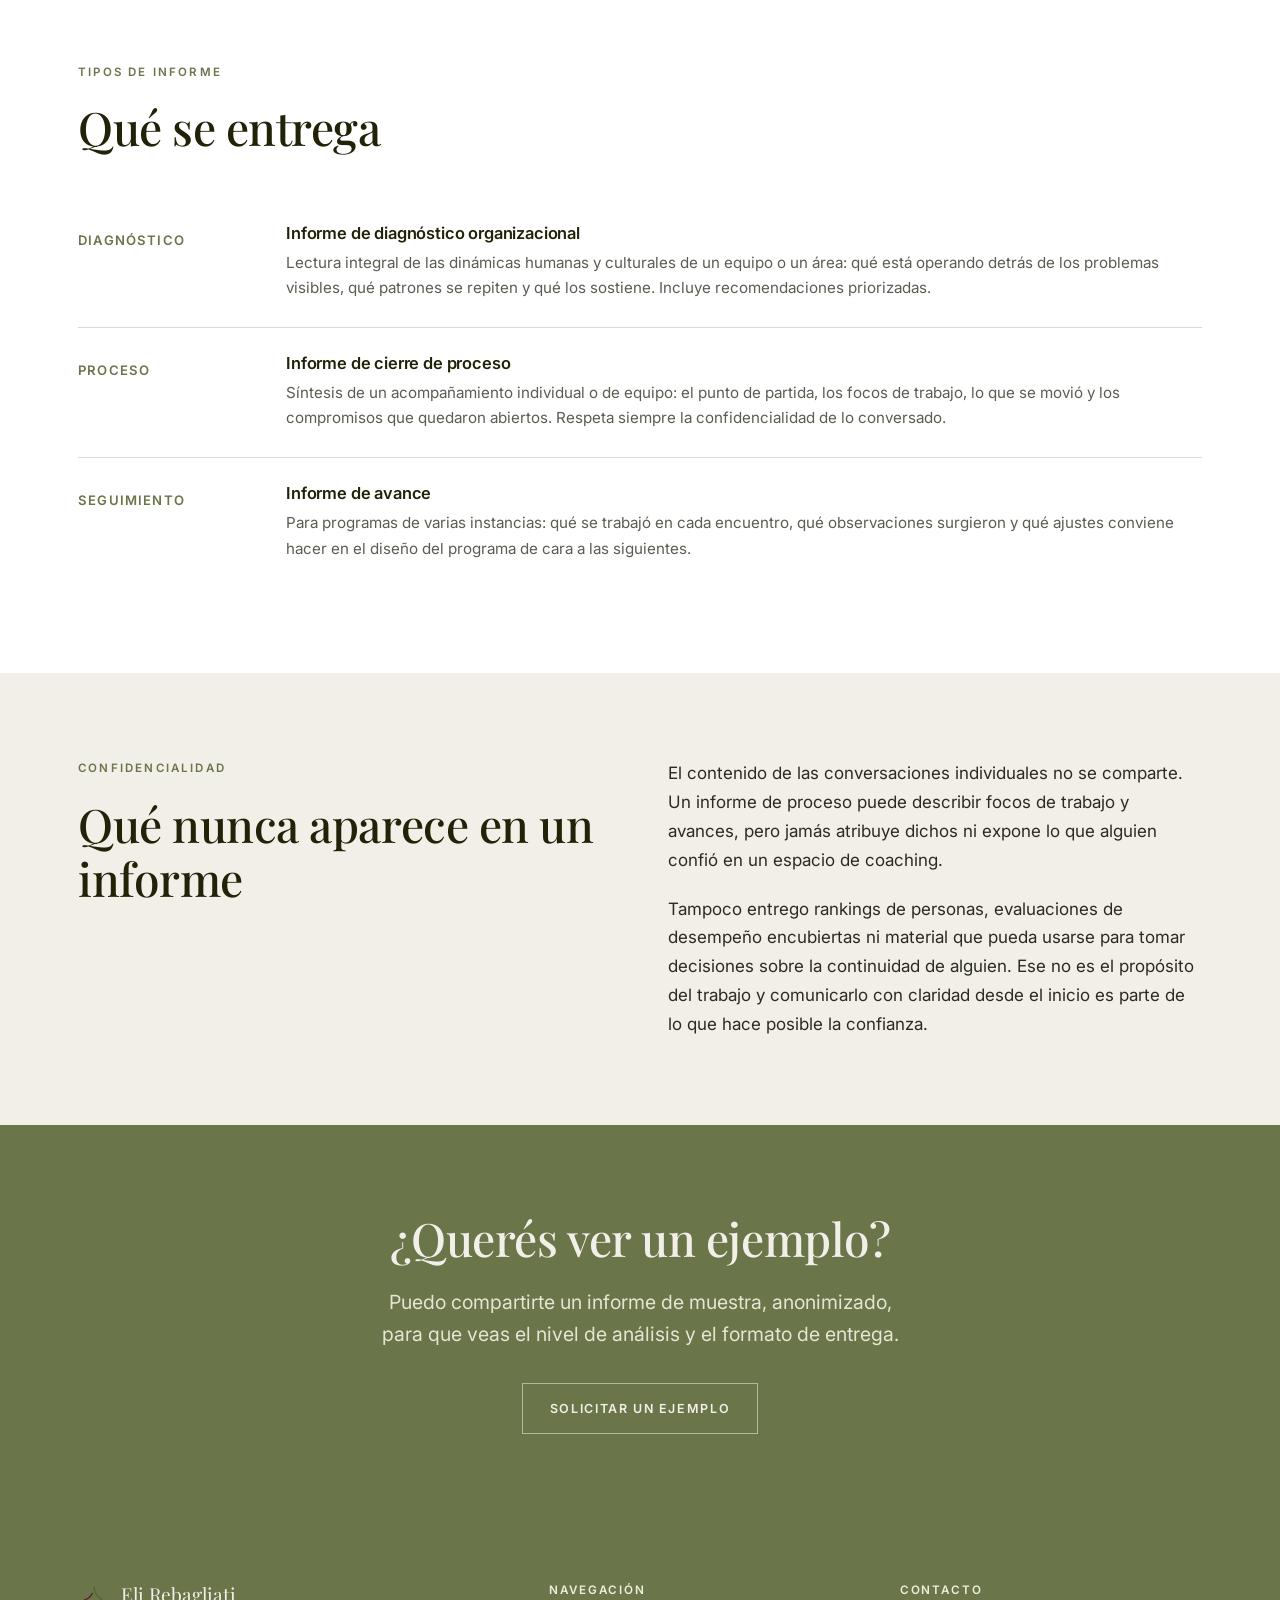
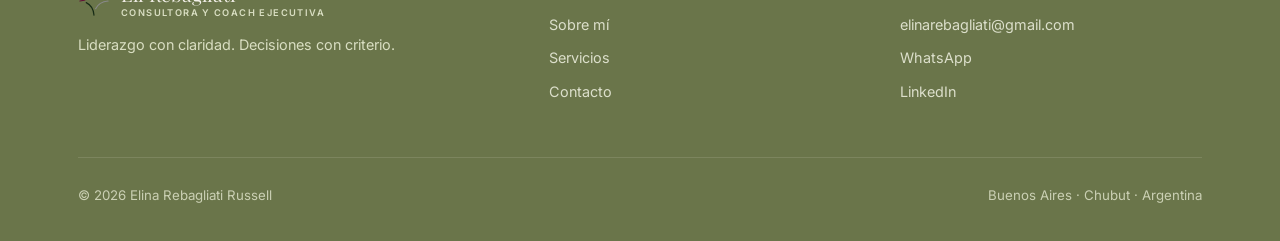
<file: reportes.html>
<!DOCTYPE html>
<html lang="es">
<head>
<meta charset="utf-8">
<meta name="viewport" content="width=device-width,initial-scale=1">
<title>Reportes e informes · Eli Rebagliati</title>
<meta name="description" content="Informes de diagnóstico organizacional: análisis de patrones humanos y culturales que explican los resultados de un equipo.">
<meta property="og:title" content="Reportes e informes · Eli Rebagliati">
<meta property="og:description" content="Informes de diagnóstico organizacional: análisis de patrones humanos y culturales que explican los resultados de un equipo.">
<meta property="og:image" content="assets/elina-cuadrada.jpg">
<meta property="og:type" content="website">
<link rel="icon" href="assets/favicon.svg" type="image/svg+xml">
<link rel="preconnect" href="https://fonts.googleapis.com">
<link rel="preconnect" href="https://fonts.gstatic.com" crossorigin>
<link href="https://fonts.googleapis.com/css2?family=Playfair+Display:wght@400;500;600&family=Inter:wght@400;500;600&display=swap" rel="stylesheet">
<link rel="stylesheet" href="assets/estilo.css">
</head>
<body>

<header>
  <div class="barra">
    <a href="index.html" class="marca">
      <svg viewBox="0 0 100 100" aria-hidden="true" fill="none" stroke-width="3.6" stroke-linecap="round">
        <path d="M50 6 Q54 46 94 50" stroke="#516629" pathLength="100" stroke-dasharray="70 100"/>
        <path d="M6 50 Q46 46 50 6"  stroke="#620D35" pathLength="100" stroke-dasharray="70 100"/>
        <path d="M94 50 Q54 54 50 94" stroke="#898989" pathLength="100" stroke-dasharray="70 100"/>
        <path d="M50 94 Q46 54 6 50"  stroke="#162B15" pathLength="100" stroke-dasharray="70 100"/>
      </svg>
      <span class="marca-txt">
        <span class="marca-nombre">Eli Rebagliati</span>
        <span class="marca-bajada">Consultora y coach ejecutiva</span>
      </span>
    </a>
    <button class="menu-btn" id="menuBtn" aria-label="Abrir menú" aria-expanded="false">
      <span></span><span></span><span></span>
    </button>
    <nav id="nav">
      <ul>
        <li><a href="index.html">Inicio</a></li>
        <li><a href="sobre-mi.html">Sobre mí</a></li>
        <li><a href="servicios.html">Servicios</a></li>
        <li><a href="contacto.html">Contacto</a></li>
      </ul>
    </nav>
    <a href="https://wa.me/5491127205738?text=Hola%20Eli%2C%20te%20escribo%20desde%20tu%20web." target="_blank" rel="noopener" class="btn">Hablemos</a>
  </div>
</header>

<section class="seccion-marfil" style="padding-top:64px;padding-bottom:56px">
  <div class="contenedor">
    <div class="angosto">
      <span class="sup">Reportes e informes</span>
      <h1 style="font-size:clamp(2.1rem,4.2vw,3.3rem)">Comprender<br>para transformar.</h1>
      <div class="regla" style="margin-top:26px"></div>
      <p class="entrada">Cada intervención deja algo escrito. Los informes traducen lo observado en un análisis con criterio, para que la organización pueda decidir sobre evidencia y no sobre impresiones.</p>
    </div>
  </div>
</section>

<section class="seccion-blanca">
  <div class="contenedor">
    <div class="dos-texto aparece" style="margin-bottom:46px">
      <div>
        <span class="sup">Qué son</span>
        <h2>Dinámicas que modelan resultados</h2>
      </div>
      <div>
        <p class="entrada">Cuando se alinean cultura, liderazgo y comportamiento, las organizaciones alcanzan claridad, coherencia y resultados sostenibles.</p>
        <p>Un informe de diagnóstico no es un listado de hallazgos ni un ranking de personas. Es una lectura de las dinámicas que sostienen lo que la organización está viviendo, y una propuesta de por dónde intervenir.</p>
      </div>
    </div>

    <div class="tres">
      <div class="tarjeta tarjeta-marfil aparece">
        <span class="num">Cultura</span>
        <h3>Lo que se da por sentado</h3>
        <p>Los supuestos compartidos que nadie discute porque en algún momento funcionaron, y que hoy explican por qué ciertas cosas no cambian.</p>
      </div>
      <div class="tarjeta tarjeta-marfil aparece">
        <span class="num">Liderazgo</span>
        <h3>Cómo se conduce</h3>
        <p>Los estilos, las formas de decidir y de comunicar, y el efecto concreto que producen sobre la autonomía y el compromiso del equipo.</p>
      </div>
      <div class="tarjeta tarjeta-marfil aparece">
        <span class="num">Comportamiento</span>
        <h3>Qué hace la gente</h3>
        <p>Las conductas observables en la coordinación cotidiana: cómo se pide, cómo se promete, cómo se da feedback, cómo se resuelven los desacuerdos.</p>
      </div>
    </div>
  </div>
</section>

<section class="seccion-marfil">
  <div class="contenedor angosto">
    <blockquote class="cita aparece">Un informe sirve cuando la organización puede reconocerse en él y, al mismo tiempo, ver algo que no había visto.</blockquote>
  </div>
</section>

<section class="seccion-blanca">
  <div class="contenedor">
    <div class="angosto aparece" style="margin-bottom:44px">
      <span class="sup">Tipos de informe</span>
      <h2>Qué se entrega</h2>
    </div>
    <div class="aparece">
      <div class="hito">
        <div class="hito-fecha">Diagnóstico</div>
        <div>
          <h4>Informe de diagnóstico organizacional</h4>
          <p>Lectura integral de las dinámicas humanas y culturales de un equipo o un área: qué está operando detrás de los problemas visibles, qué patrones se repiten y qué los sostiene. Incluye recomendaciones priorizadas.</p>
        </div>
      </div>
      <div class="hito">
        <div class="hito-fecha">Proceso</div>
        <div>
          <h4>Informe de cierre de proceso</h4>
          <p>Síntesis de un acompañamiento individual o de equipo: el punto de partida, los focos de trabajo, lo que se movió y los compromisos que quedaron abiertos. Respeta siempre la confidencialidad de lo conversado.</p>
        </div>
      </div>
      <div class="hito">
        <div class="hito-fecha">Seguimiento</div>
        <div>
          <h4>Informe de avance</h4>
          <p>Para programas de varias instancias: qué se trabajó en cada encuentro, qué observaciones surgieron y qué ajustes conviene hacer en el diseño del programa de cara a las siguientes.</p>
        </div>
      </div>
    </div>
  </div>
</section>

<section class="seccion-marfil">
  <div class="contenedor">
    <div class="dos-texto aparece">
      <div>
        <span class="sup">Confidencialidad</span>
        <h2>Qué nunca aparece en un informe</h2>
      </div>
      <div>
        <p>El contenido de las conversaciones individuales no se comparte. Un informe de proceso puede describir focos de trabajo y avances, pero jamás atribuye dichos ni expone lo que alguien confió en un espacio de coaching.</p>
        <p>Tampoco entrego rankings de personas, evaluaciones de desempeño encubiertas ni material que pueda usarse para tomar decisiones sobre la continuidad de alguien. Ese no es el propósito del trabajo y comunicarlo con claridad desde el inicio es parte de lo que hace posible la confianza.</p>
      </div>
    </div>
  </div>
</section>

<section class="seccion-oscura">
  <div class="contenedor angosto" style="text-align:center">
    <h2 class="aparece">¿Querés ver un ejemplo?</h2>
    <p class="entrada aparece" style="margin:22px auto 32px;max-width:540px">Puedo compartirte un informe de muestra, anonimizado, para que veas el nivel de análisis y el formato de entrega.</p>
    <div class="aparece"><a href="contacto.html" class="btn btn-claro">Solicitar un ejemplo</a></div>
  </div>
</section>


<footer>
  <div class="contenedor">
    <div class="pie-grid">
      <div>
        <div class="pie-marca">
          <svg viewBox="0 0 100 100" aria-hidden="true" fill="none" stroke-width="3.6" stroke-linecap="round">
            <path d="M50 6 Q54 46 94 50" stroke="#516629" pathLength="100" stroke-dasharray="70 100"/>
            <path d="M6 50 Q46 46 50 6"  stroke="#620D35" pathLength="100" stroke-dasharray="70 100"/>
            <path d="M94 50 Q54 54 50 94" stroke="#898989" pathLength="100" stroke-dasharray="70 100"/>
            <path d="M50 94 Q46 54 6 50"  stroke="#162B15" pathLength="100" stroke-dasharray="70 100"/>
          </svg>
          <span class="pie-marca-txt">
            <span class="pie-marca-nombre">Eli Rebagliati</span>
            <span class="pie-marca-bajada">Consultora y coach ejecutiva</span>
          </span>
        </div>
        <p style="color:#D9DEC2">Liderazgo con claridad. Decisiones con criterio.</p>
      </div>
      <div>
        <h4>Navegación</h4>
        <ul>
          <li><a href="sobre-mi.html">Sobre mí</a></li>
          <li><a href="servicios.html">Servicios</a></li>
          <li><a href="contacto.html">Contacto</a></li>
        </ul>
      </div>
      <div>
        <h4>Contacto</h4>
        <ul>
          <li><a href="mailto:elinarebagliati@gmail.com">elinarebagliati@gmail.com</a></li>
          <li><a href="https://wa.me/5491127205738" target="_blank" rel="noopener">WhatsApp</a></li>
          <li><a href="https://www.linkedin.com/in/eli-rebagliati-96023375/" target="_blank" rel="noopener">LinkedIn</a></li>
        </ul>
      </div>
    </div>
    <div class="pie-abajo">
      <span>© <span id="anio">2026</span> Elina Rebagliati Russell</span>
      <span>Buenos Aires · Chubut · Argentina</span>
    </div>
  </div>
</footer>

<script>
document.getElementById('anio').textContent = new Date().getFullYear();
const mb = document.getElementById('menuBtn'), nv = document.getElementById('nav');
mb.addEventListener('click', () => {
  const abierto = nv.classList.toggle('abierto');
  mb.classList.toggle('abierto', abierto);
  mb.setAttribute('aria-expanded', abierto);
});
const io = new IntersectionObserver(es => es.forEach(e => {
  if (e.isIntersecting) { e.target.classList.add('visible'); io.unobserve(e.target); }
}), { threshold: .12, rootMargin: '0px 0px -60px 0px' });
document.querySelectorAll('.aparece').forEach(el => io.observe(el));
</script>
</body>
</html>
</file>
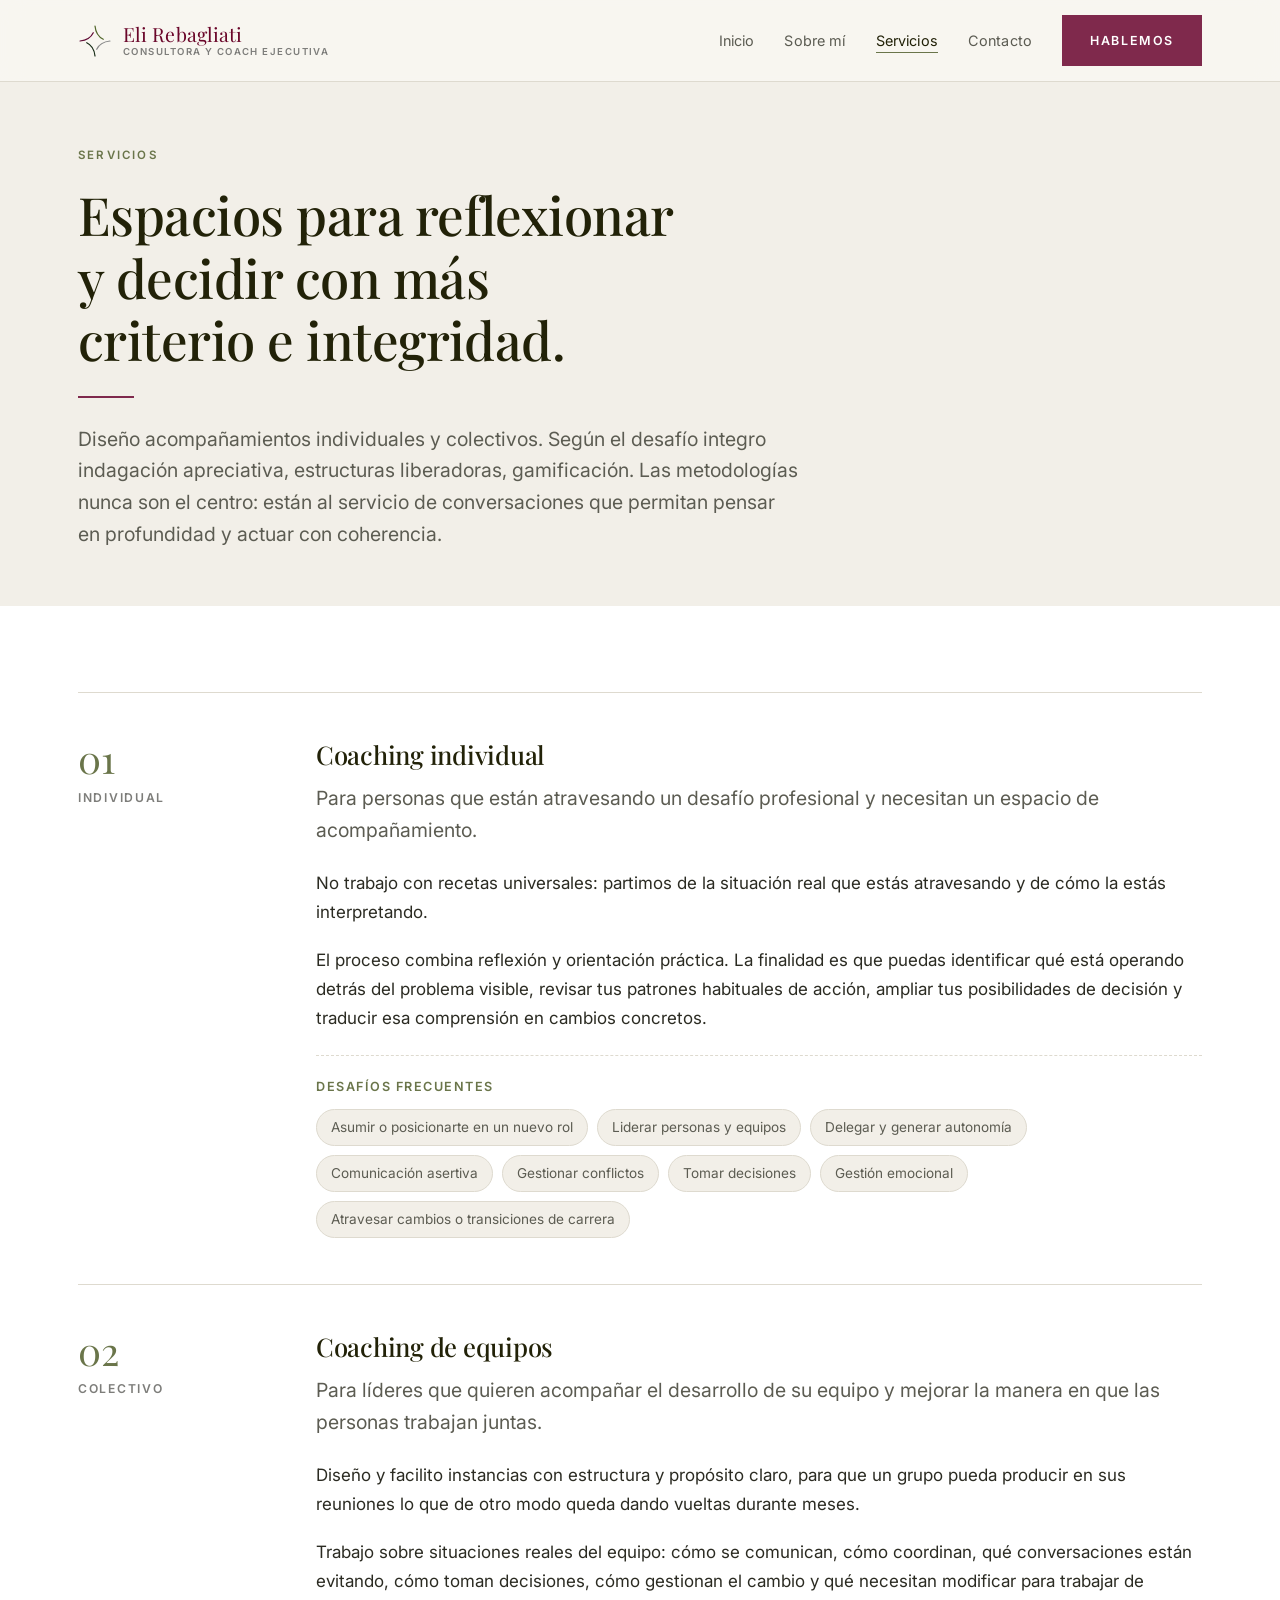
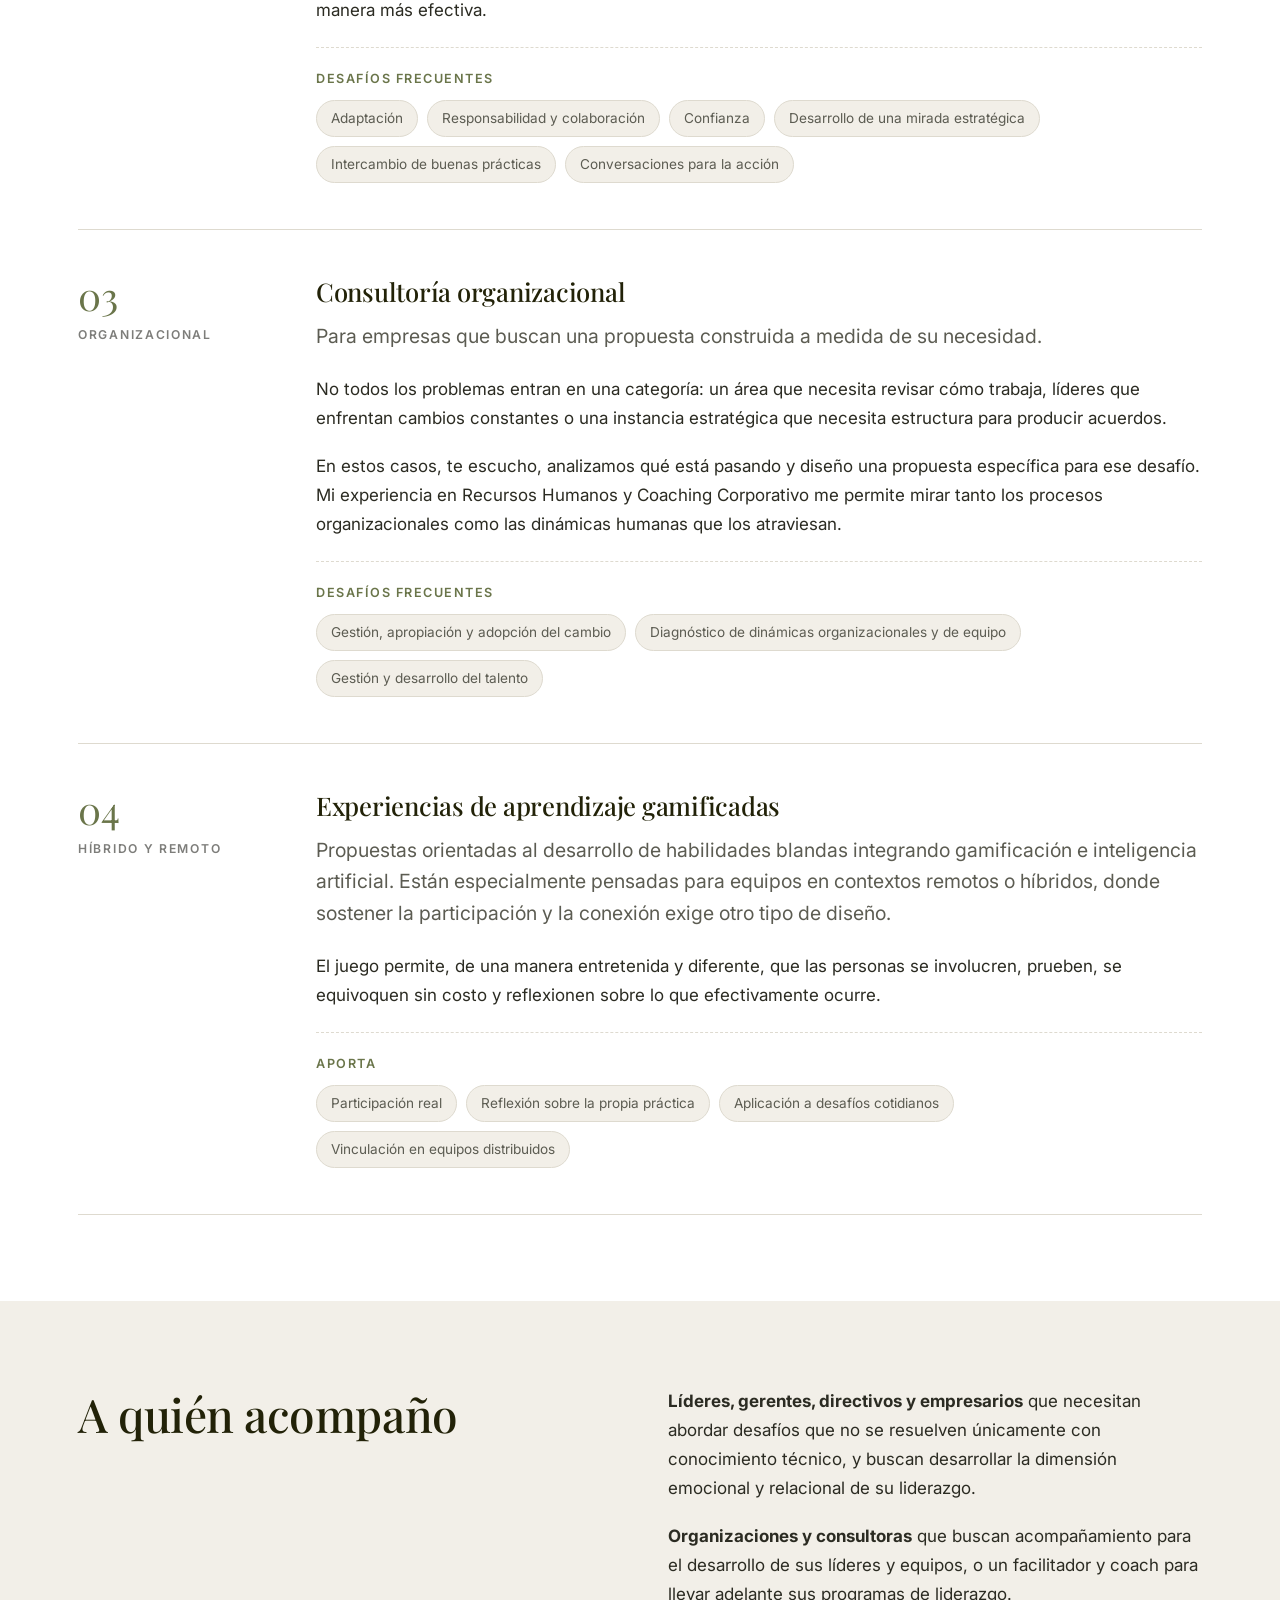
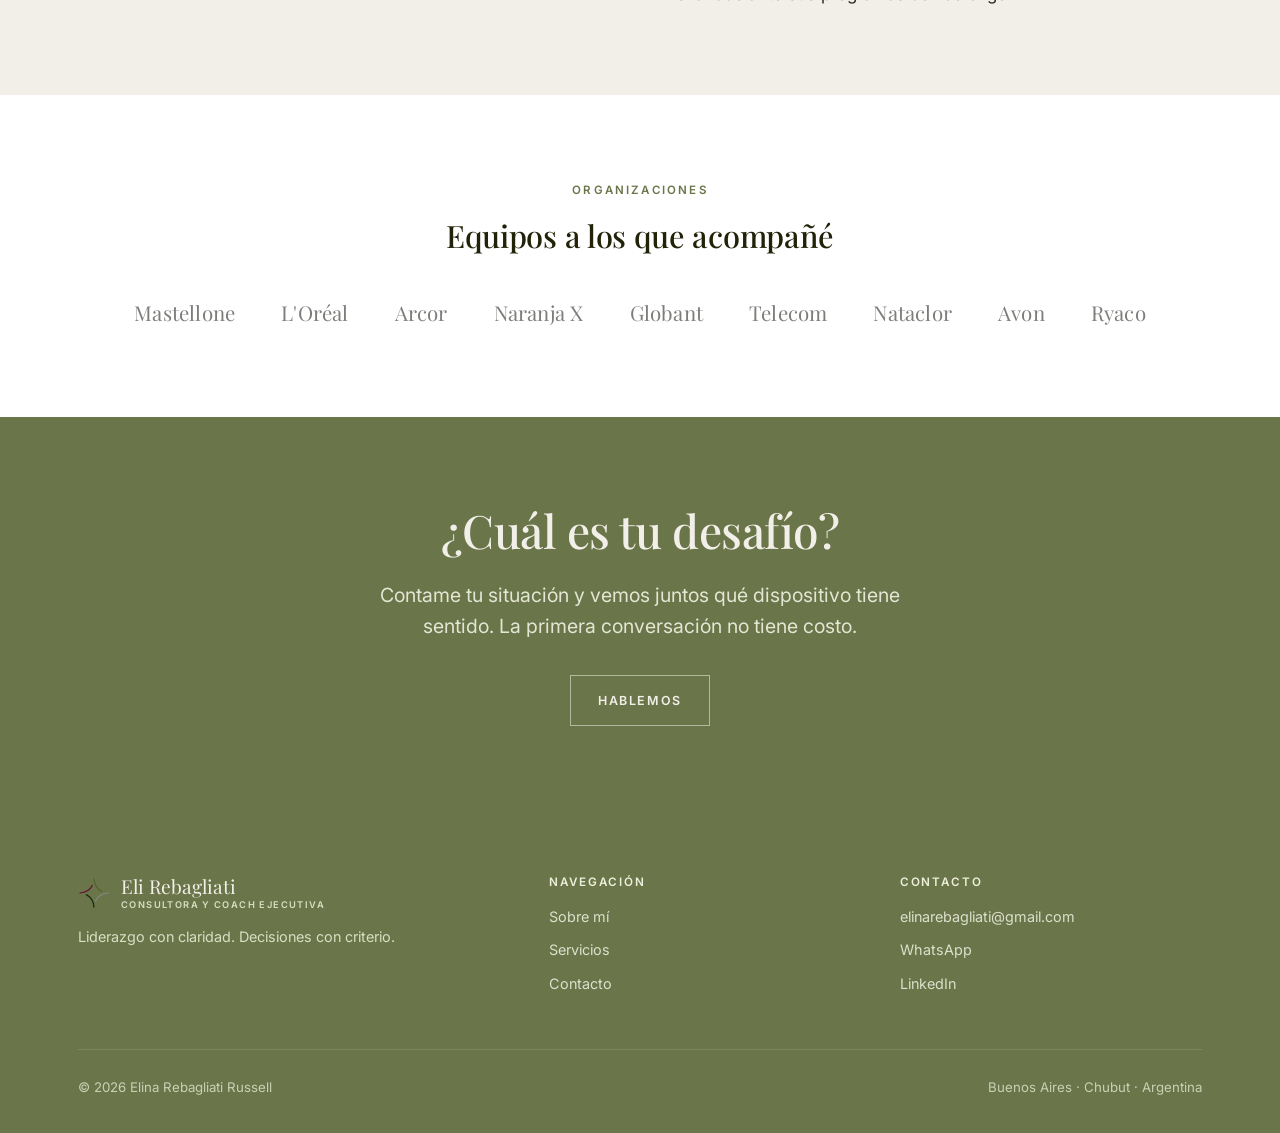
<file: servicios.html>
<!DOCTYPE html>
<html lang="es">
<head>
<meta charset="utf-8">
<meta name="viewport" content="width=device-width,initial-scale=1">
<title>Servicios · Eli Rebagliati</title>
<meta name="description" content="Coaching individual, coaching de equipos, consultoría organizacional y experiencias de aprendizaje gamificadas.">
<meta property="og:title" content="Servicios · Eli Rebagliati">
<meta property="og:description" content="Coaching individual, coaching de equipos, consultoría organizacional y experiencias de aprendizaje gamificadas.">
<meta property="og:image" content="assets/elina-cuadrada.jpg">
<meta property="og:type" content="website">
<link rel="icon" href="assets/favicon.svg" type="image/svg+xml">
<link rel="preconnect" href="https://fonts.googleapis.com">
<link rel="preconnect" href="https://fonts.gstatic.com" crossorigin>
<link href="https://fonts.googleapis.com/css2?family=Playfair+Display:wght@400;500;600&family=Inter:wght@400;500;600&display=swap" rel="stylesheet">
<link rel="stylesheet" href="assets/estilo.css">
</head>
<body>

<header>
  <div class="barra">
    <a href="index.html" class="marca">
      <svg viewBox="0 0 100 100" aria-hidden="true" fill="none" stroke-width="3.6" stroke-linecap="round">
        <path d="M50 6 Q54 46 94 50" stroke="#516629" pathLength="100" stroke-dasharray="70 100"/>
        <path d="M6 50 Q46 46 50 6"  stroke="#620D35" pathLength="100" stroke-dasharray="70 100"/>
        <path d="M94 50 Q54 54 50 94" stroke="#898989" pathLength="100" stroke-dasharray="70 100"/>
        <path d="M50 94 Q46 54 6 50"  stroke="#162B15" pathLength="100" stroke-dasharray="70 100"/>
      </svg>
      <span class="marca-txt">
        <span class="marca-nombre">Eli Rebagliati</span>
        <span class="marca-bajada">Consultora y coach ejecutiva</span>
      </span>
    </a>
    <button class="menu-btn" id="menuBtn" aria-label="Abrir menú" aria-expanded="false">
      <span></span><span></span><span></span>
    </button>
    <nav id="nav">
      <ul>
        <li><a href="index.html">Inicio</a></li>
        <li><a href="sobre-mi.html">Sobre mí</a></li>
        <li><a href="servicios.html" class="activo">Servicios</a></li>
        <li><a href="contacto.html">Contacto</a></li>
      </ul>
    </nav>
    <a href="https://wa.me/5491127205738?text=Hola%20Eli%2C%20te%20escribo%20desde%20tu%20web." target="_blank" rel="noopener" class="btn">Hablemos</a>
  </div>
</header>

<section class="seccion-marfil" style="padding-top:64px;padding-bottom:56px">
  <div class="contenedor">
    <div class="angosto">
      <span class="sup">Servicios</span>
      <h1 style="font-size:clamp(2.1rem,4.2vw,3.3rem)">Espacios para reflexionar<br>y decidir con más<br>criterio e integridad.</h1>
      <div class="regla" style="margin-top:26px"></div>
      <p class="entrada">Diseño acompañamientos individuales y colectivos. Según el desafío integro indagación apreciativa, estructuras liberadoras, gamificación. Las metodologías nunca son el centro: están al servicio de conversaciones que permitan pensar en profundidad y actuar con coherencia.</p>
    </div>
  </div>
</section>

<section class="seccion-blanca">
  <div class="contenedor">

    <div class="servicio aparece">
      <div class="servicio-etq">
        <span class="num">01</span>
        <p>Individual</p>
      </div>
      <div>
        <h3>Coaching individual</h3>
        <p class="entrada">Para personas que están atravesando un desafío profesional y necesitan un espacio de acompañamiento.</p>
        <p>No trabajo con recetas universales: partimos de la situación real que estás atravesando y de cómo la estás interpretando.</p>
        <p>El proceso combina reflexión y orientación práctica. La finalidad es que puedas identificar qué está operando detrás del problema visible, revisar tus patrones habituales de acción, ampliar tus posibilidades de decisión y traducir esa comprensión en cambios concretos.</p>
        <div class="servicio-detalle">
          <p>Desafíos frecuentes</p>
          <ul class="chips">
            <li>Asumir o posicionarte en un nuevo rol</li>
            <li>Liderar personas y equipos</li>
            <li>Delegar y generar autonomía</li>
            <li>Comunicación asertiva</li>
            <li>Gestionar conflictos</li>
            <li>Tomar decisiones</li>
            <li>Gestión emocional</li>
            <li>Atravesar cambios o transiciones de carrera</li>
          </ul>
        </div>
      </div>
    </div>

    <div class="servicio aparece">
      <div class="servicio-etq">
        <span class="num">02</span>
        <p>Colectivo</p>
      </div>
      <div>
        <h3>Coaching de equipos</h3>
        <p class="entrada">Para líderes que quieren acompañar el desarrollo de su equipo y mejorar la manera en que las personas trabajan juntas.</p>
        <p>Diseño y facilito instancias con estructura y propósito claro, para que un grupo pueda producir en sus reuniones lo que de otro modo queda dando vueltas durante meses.</p>
        <p>Trabajo sobre situaciones reales del equipo: cómo se comunican, cómo coordinan, qué conversaciones están evitando, cómo toman decisiones, cómo gestionan el cambio y qué necesitan modificar para trabajar de manera más efectiva.</p>
        <div class="servicio-detalle">
          <p>Desafíos frecuentes</p>
          <ul class="chips">
            <li>Adaptación</li>
            <li>Responsabilidad y colaboración</li>
            <li>Confianza</li>
            <li>Desarrollo de una mirada estratégica</li>
            <li>Intercambio de buenas prácticas</li>
            <li>Conversaciones para la acción</li>
          </ul>
        </div>
      </div>
    </div>

    <div class="servicio aparece">
      <div class="servicio-etq">
        <span class="num">03</span>
        <p>Organizacional</p>
      </div>
      <div>
        <h3>Consultoría organizacional</h3>
        <p class="entrada">Para empresas que buscan una propuesta construida a medida de su necesidad.</p>
        <p>No todos los problemas entran en una categoría: un área que necesita revisar cómo trabaja, líderes que enfrentan cambios constantes o una instancia estratégica que necesita estructura para producir acuerdos.</p>
        <p>En estos casos, te escucho, analizamos qué está pasando y diseño una propuesta específica para ese desafío. Mi experiencia en Recursos Humanos y Coaching Corporativo me permite mirar tanto los procesos organizacionales como las dinámicas humanas que los atraviesan.</p>
        <div class="servicio-detalle">
          <p>Desafíos frecuentes</p>
          <ul class="chips">
            <li>Gestión, apropiación y adopción del cambio</li>
            <li>Diagnóstico de dinámicas organizacionales y de equipo</li>
            <li>Gestión y desarrollo del talento</li>
          </ul>
        </div>
      </div>
    </div>

    <div class="servicio aparece">
      <div class="servicio-etq">
        <span class="num">04</span>
        <p>Híbrido y remoto</p>
      </div>
      <div>
        <h3>Experiencias de aprendizaje gamificadas</h3>
        <p class="entrada">Propuestas orientadas al desarrollo de habilidades blandas integrando gamificación e inteligencia artificial. Están especialmente pensadas para equipos en contextos remotos o híbridos, donde sostener la participación y la conexión exige otro tipo de diseño.</p>
        <p>El juego permite, de una manera entretenida y diferente, que las personas se involucren, prueben, se equivoquen sin costo y reflexionen sobre lo que efectivamente ocurre.</p>
        <div class="servicio-detalle">
          <p>Aporta</p>
          <ul class="chips">
            <li>Participación real</li>
            <li>Reflexión sobre la propia práctica</li>
            <li>Aplicación a desafíos cotidianos</li>
            <li>Vinculación en equipos distribuidos</li>
          </ul>
        </div>
      </div>
    </div>

  </div>
</section>

<section class="seccion-marfil">
  <div class="contenedor">
    <div class="dos-texto aparece">
      <div>
        <h2>A quién acompaño</h2>
      </div>
      <div>
        <p><strong>Líderes, gerentes, directivos y empresarios</strong> que necesitan abordar desafíos que no se resuelven únicamente con conocimiento técnico, y buscan desarrollar la dimensión emocional y relacional de su liderazgo.</p>
        <p><strong>Organizaciones y consultoras</strong> que buscan acompañamiento para el desarrollo de sus líderes y equipos, o un facilitador y coach para llevar adelante sus programas de liderazgo.</p>
      </div>
    </div>
  </div>
</section>

<section class="seccion-blanca">
  <div class="contenedor">
    <div style="text-align:center;margin-bottom:42px" class="aparece">
      <span class="sup">Organizaciones</span>
      <h2 style="font-size:clamp(1.5rem,2.4vw,2rem)">Equipos a los que acompañé</h2>
    </div>
    <ul class="clientes aparece">
      <li>Mastellone</li><li>L'Oréal</li><li>Arcor</li><li>Naranja X</li>
      <li>Globant</li><li>Telecom</li><li>Nataclor</li><li>Avon</li><li>Ryaco</li>
    </ul>
  </div>
</section>

<section class="seccion-oscura">
  <div class="contenedor angosto" style="text-align:center">
    <h2 class="aparece">¿Cuál es tu desafío?</h2>
    <p class="entrada aparece" style="margin:22px auto 32px;max-width:560px">Contame tu situación y vemos juntos qué dispositivo tiene sentido. La primera conversación no tiene costo.</p>
    <div class="aparece"><a href="contacto.html" class="btn btn-claro">Hablemos</a></div>
  </div>
</section>


<footer>
  <div class="contenedor">
    <div class="pie-grid">
      <div>
        <div class="pie-marca">
          <svg viewBox="0 0 100 100" aria-hidden="true" fill="none" stroke-width="3.6" stroke-linecap="round">
            <path d="M50 6 Q54 46 94 50" stroke="#516629" pathLength="100" stroke-dasharray="70 100"/>
            <path d="M6 50 Q46 46 50 6"  stroke="#620D35" pathLength="100" stroke-dasharray="70 100"/>
            <path d="M94 50 Q54 54 50 94" stroke="#898989" pathLength="100" stroke-dasharray="70 100"/>
            <path d="M50 94 Q46 54 6 50"  stroke="#162B15" pathLength="100" stroke-dasharray="70 100"/>
          </svg>
          <span class="pie-marca-txt">
            <span class="pie-marca-nombre">Eli Rebagliati</span>
            <span class="pie-marca-bajada">Consultora y coach ejecutiva</span>
          </span>
        </div>
        <p style="color:#D9DEC2">Liderazgo con claridad. Decisiones con criterio.</p>
      </div>
      <div>
        <h4>Navegación</h4>
        <ul>
          <li><a href="sobre-mi.html">Sobre mí</a></li>
          <li><a href="servicios.html">Servicios</a></li>
          <li><a href="contacto.html">Contacto</a></li>
        </ul>
      </div>
      <div>
        <h4>Contacto</h4>
        <ul>
          <li><a href="mailto:elinarebagliati@gmail.com">elinarebagliati@gmail.com</a></li>
          <li><a href="https://wa.me/5491127205738" target="_blank" rel="noopener">WhatsApp</a></li>
          <li><a href="https://www.linkedin.com/in/eli-rebagliati-96023375/" target="_blank" rel="noopener">LinkedIn</a></li>
        </ul>
      </div>
    </div>
    <div class="pie-abajo">
      <span>© <span id="anio">2026</span> Elina Rebagliati Russell</span>
      <span>Buenos Aires · Chubut · Argentina</span>
    </div>
  </div>
</footer>

<script>
document.getElementById('anio').textContent = new Date().getFullYear();
const mb = document.getElementById('menuBtn'), nv = document.getElementById('nav');
mb.addEventListener('click', () => {
  const abierto = nv.classList.toggle('abierto');
  mb.classList.toggle('abierto', abierto);
  mb.setAttribute('aria-expanded', abierto);
});
const io = new IntersectionObserver(es => es.forEach(e => {
  if (e.isIntersecting) { e.target.classList.add('visible'); io.unobserve(e.target); }
}), { threshold: .12, rootMargin: '0px 0px -60px 0px' });
document.querySelectorAll('.aparece').forEach(el => io.observe(el));
</script>
</body>
</html>
</file>
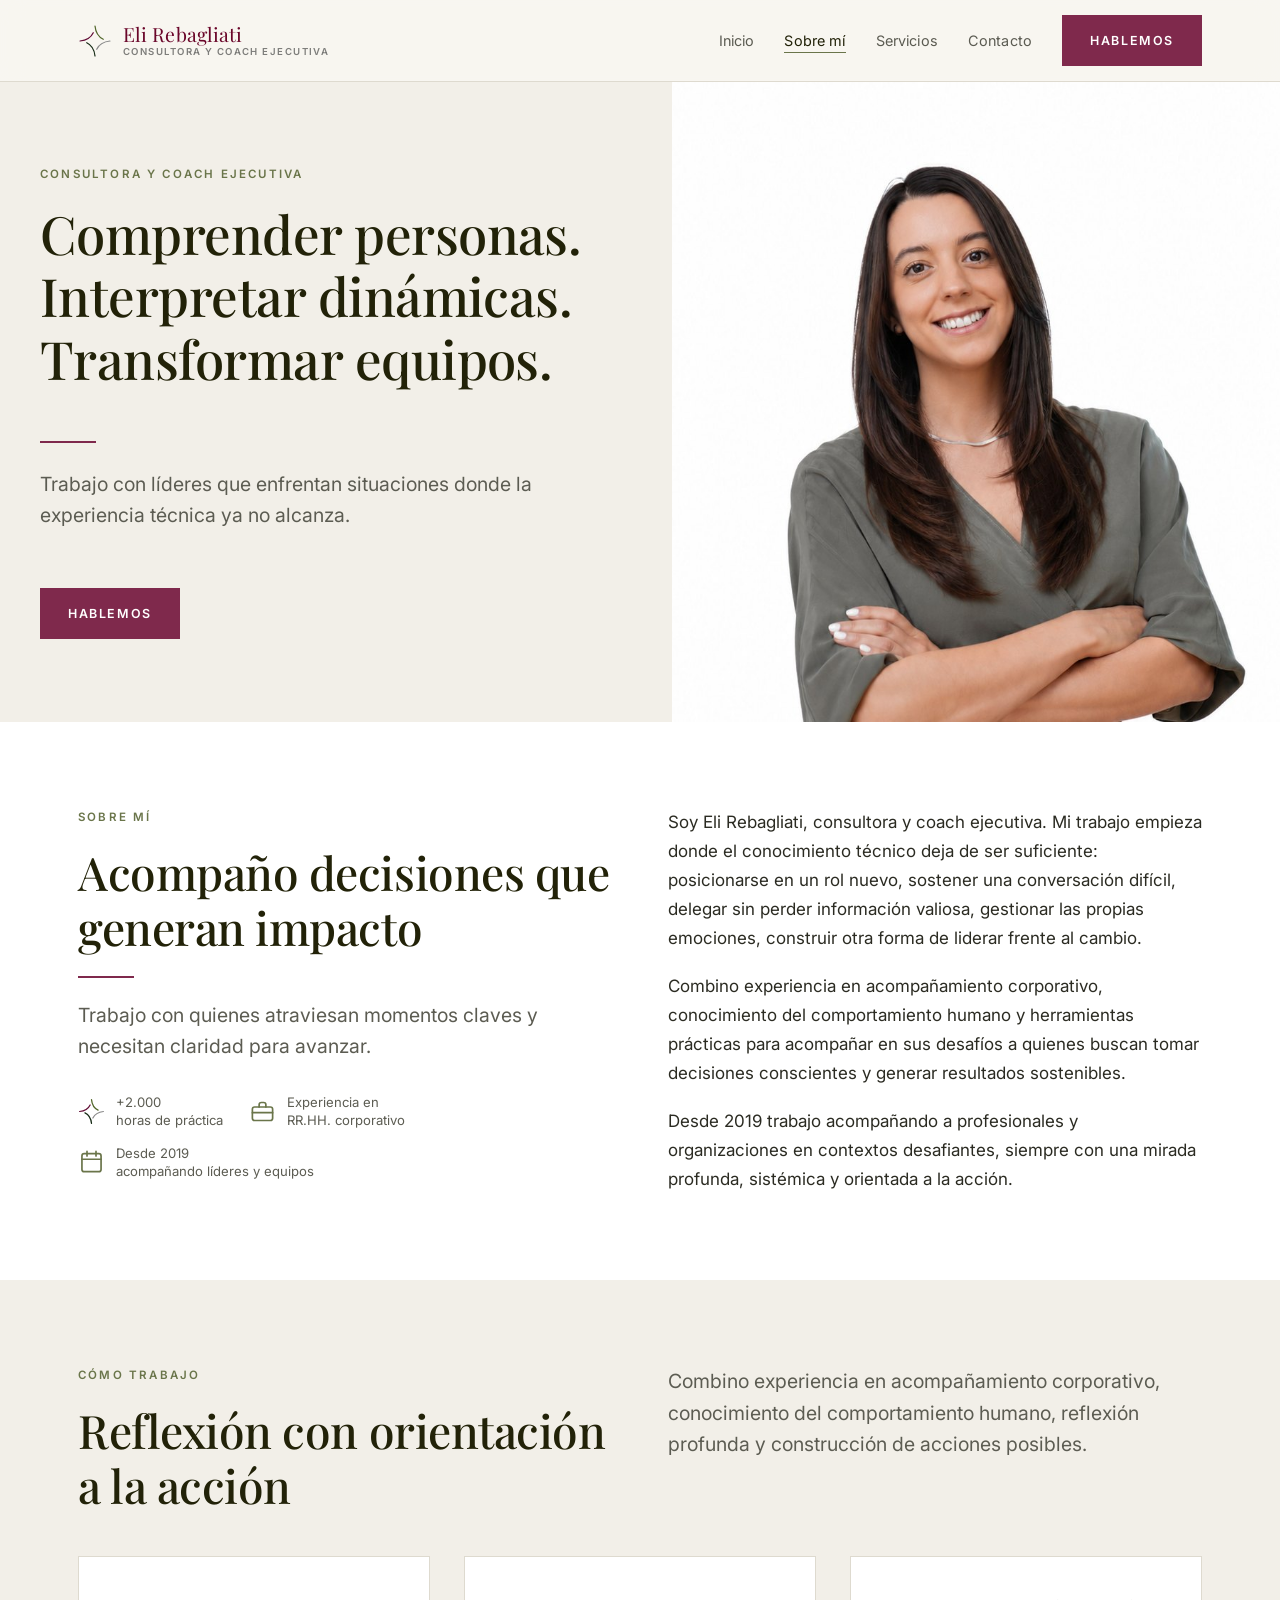
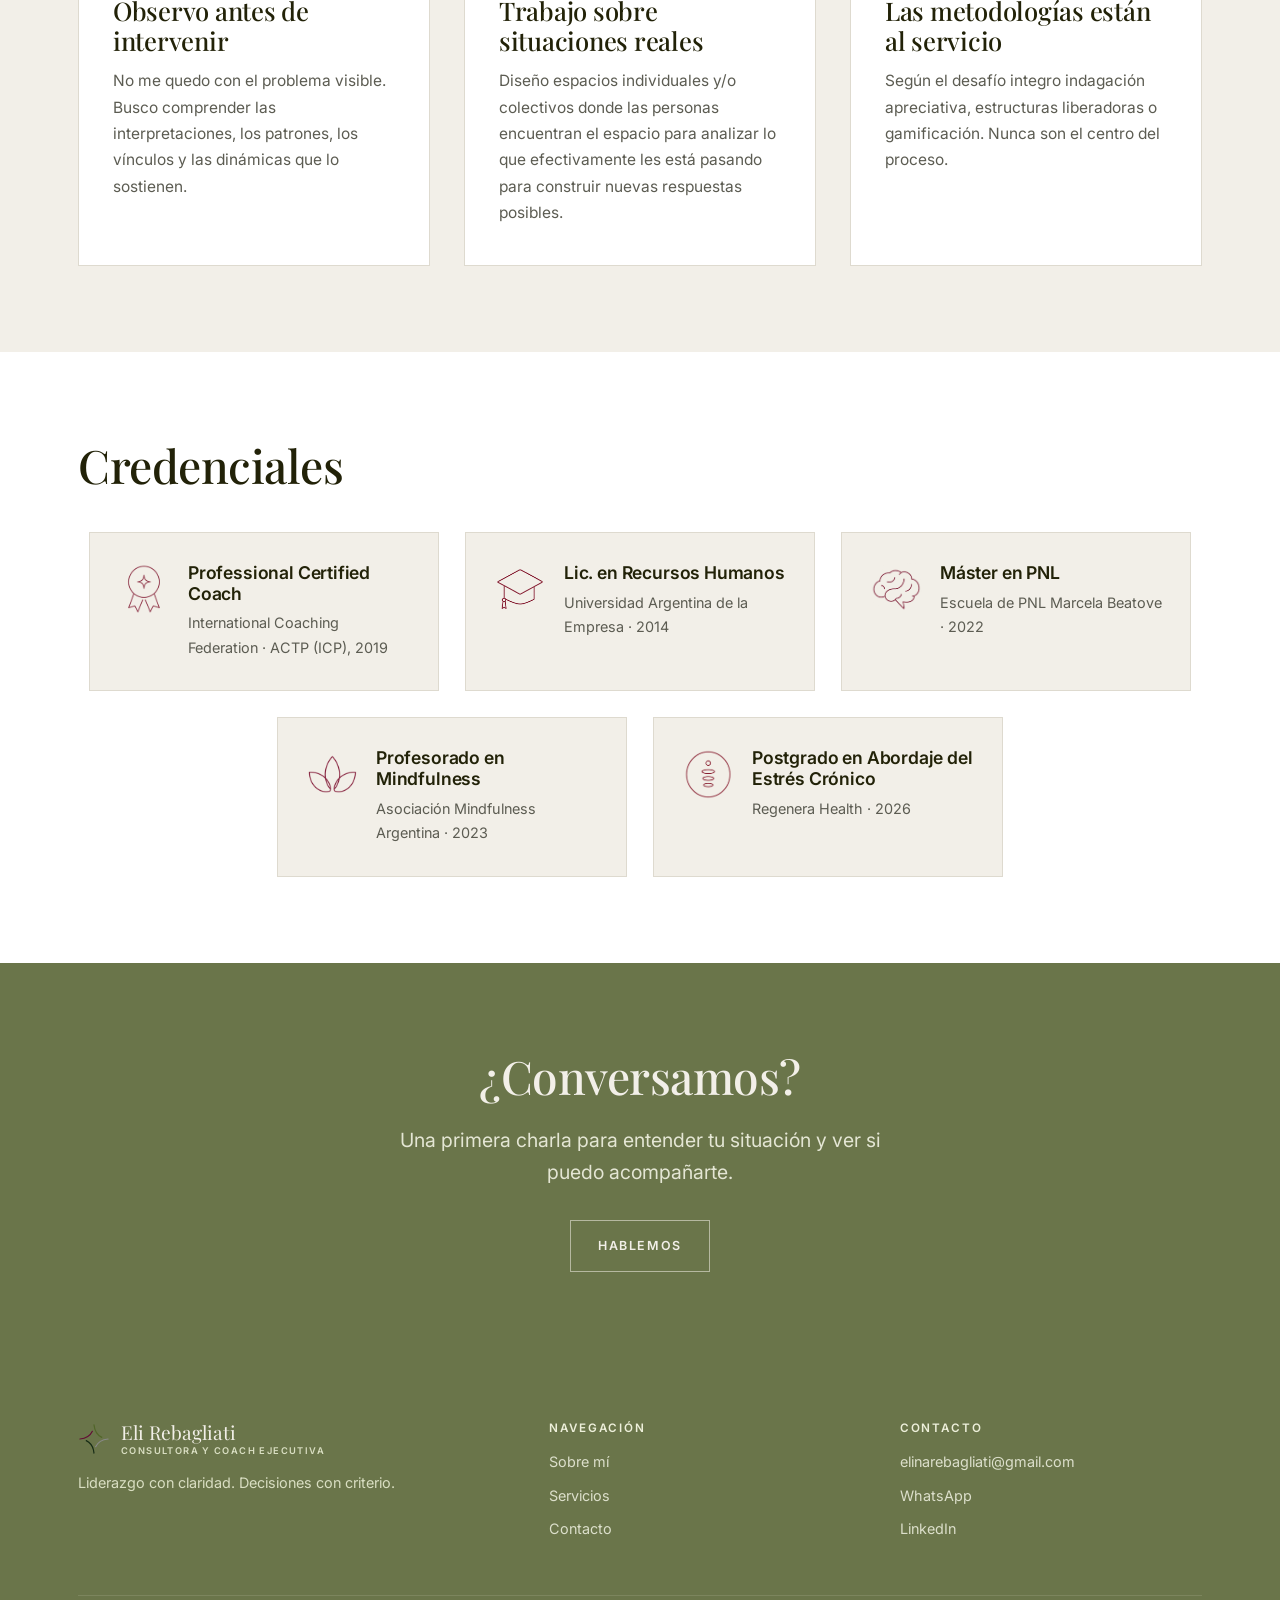
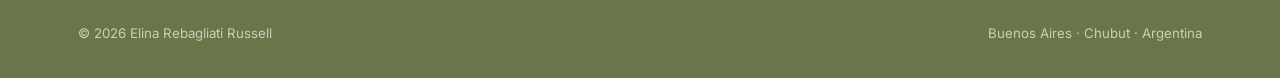
<file: sobre-mi.html>
<!DOCTYPE html>
<html lang="es">
<head>
<meta charset="utf-8">
<meta name="viewport" content="width=device-width,initial-scale=1">
<title>Sobre mí · Eli Rebagliati</title>
<meta name="description" content="Coach ejecutiva PCC y Licenciada en Recursos Humanos. Más de 2.000 horas de práctica acompañando líderes y equipos.">
<meta property="og:title" content="Sobre mí · Eli Rebagliati">
<meta property="og:description" content="Coach ejecutiva PCC y Licenciada en Recursos Humanos. Más de 2.000 horas de práctica acompañando líderes y equipos.">
<meta property="og:image" content="assets/elina-cuadrada.jpg">
<meta property="og:type" content="website">
<link rel="icon" href="assets/favicon.svg" type="image/svg+xml">
<link rel="preconnect" href="https://fonts.googleapis.com">
<link rel="preconnect" href="https://fonts.gstatic.com" crossorigin>
<link href="https://fonts.googleapis.com/css2?family=Playfair+Display:wght@400;500;600&family=Inter:wght@400;500;600&display=swap" rel="stylesheet">
<link rel="stylesheet" href="assets/estilo.css">
</head>
<body>

<header>
  <div class="barra">
    <a href="index.html" class="marca">
      <svg viewBox="0 0 100 100" aria-hidden="true" fill="none" stroke-width="3.6" stroke-linecap="round">
        <path d="M50 6 Q54 46 94 50" stroke="#516629" pathLength="100" stroke-dasharray="70 100"/>
        <path d="M6 50 Q46 46 50 6"  stroke="#620D35" pathLength="100" stroke-dasharray="70 100"/>
        <path d="M94 50 Q54 54 50 94" stroke="#898989" pathLength="100" stroke-dasharray="70 100"/>
        <path d="M50 94 Q46 54 6 50"  stroke="#162B15" pathLength="100" stroke-dasharray="70 100"/>
      </svg>
      <span class="marca-txt">
        <span class="marca-nombre">Eli Rebagliati</span>
        <span class="marca-bajada">Consultora y coach ejecutiva</span>
      </span>
    </a>
    <button class="menu-btn" id="menuBtn" aria-label="Abrir menú" aria-expanded="false">
      <span></span><span></span><span></span>
    </button>
    <nav id="nav">
      <ul>
        <li><a href="index.html">Inicio</a></li>
        <li><a href="sobre-mi.html" class="activo">Sobre mí</a></li>
        <li><a href="servicios.html">Servicios</a></li>
        <li><a href="contacto.html">Contacto</a></li>
      </ul>
    </nav>
    <a href="https://wa.me/5491127205738?text=Hola%20Eli%2C%20te%20escribo%20desde%20tu%20web." target="_blank" rel="noopener" class="btn">Hablemos</a>
  </div>
</header>

<!-- ══ HERO ══ -->
<section class="hero">
  <div class="hero-grid">
    <div class="hero-texto">
      <span class="sup">Consultora y coach ejecutiva</span>
      <h1 style="font-size:clamp(2.1rem,4.2vw,3.3rem)">Comprender personas.<br>Interpretar dinámicas.<br>Transformar equipos.</h1>
      <div class="regla" style="margin-top:26px;margin-bottom:26px"></div>
      <p class="entrada">Trabajo con líderes que enfrentan situaciones donde la experiencia técnica ya no alcanza.</p>
      <div class="hero-acciones">
        <a href="contacto.html" class="btn">Hablemos</a>
      </div>
    </div>
    <div class="hero-img">
      <img src="assets/elina-cuadrada.jpg" alt="Elina Rebagliati, consultora y coach ejecutiva" width="900" height="900">
    </div>
  </div>
</section>

<!-- ══ SOBRE MÍ ══ -->
<section class="seccion-blanca">
  <div class="contenedor">
    <div class="dos-texto aparece">
      <div>
        <span class="sup">Sobre mí</span>
        <h2>Acompaño decisiones que generan impacto</h2>
        <div class="regla" style="margin-top:22px;margin-bottom:22px"></div>
        <p class="entrada">Trabajo con quienes atraviesan momentos claves y necesitan claridad para avanzar.</p>
        <div class="mini-datos">
          <div class="mini-dato">
            <svg viewBox="0 0 100 100" aria-hidden="true" fill="none" stroke-width="4.6" stroke-linecap="round">
              <path d="M50 6 Q54 46 94 50" stroke="#516629" pathLength="100" stroke-dasharray="70 100"/>
              <path d="M6 50 Q46 46 50 6"  stroke="#620D35" pathLength="100" stroke-dasharray="70 100"/>
              <path d="M94 50 Q54 54 50 94" stroke="#898989" pathLength="100" stroke-dasharray="70 100"/>
              <path d="M50 94 Q46 54 6 50"  stroke="#162B15" pathLength="100" stroke-dasharray="70 100"/>
            </svg>
            <span>+2.000<br>horas de práctica</span>
          </div>
          <div class="mini-dato">
            <svg viewBox="0 0 24 24" aria-hidden="true" fill="none" stroke="#6A754A" stroke-width="1.5" stroke-linecap="round" stroke-linejoin="round">
              <rect x="3" y="8" width="18" height="12" rx="2"/><path d="M9 8V6a2 2 0 0 1 2-2h2a2 2 0 0 1 2 2v2"/><path d="M3 13h18"/>
            </svg>
            <span>Experiencia en<br>RR.HH. corporativo</span>
          </div>
          <div class="mini-dato">
            <svg viewBox="0 0 24 24" aria-hidden="true" fill="none" stroke="#6A754A" stroke-width="1.5" stroke-linecap="round" stroke-linejoin="round">
              <rect x="3.5" y="5" width="17" height="16" rx="2"/><path d="M3.5 10h17M8 3v4M16 3v4"/>
            </svg>
            <span>Desde 2019<br>acompañando líderes y equipos</span>
          </div>
        </div>
      </div>
      <div>
        <p>Soy Eli Rebagliati, consultora y coach ejecutiva. Mi trabajo empieza donde el conocimiento técnico deja de ser suficiente: posicionarse en un rol nuevo, sostener una conversación difícil, delegar sin perder información valiosa, gestionar las propias emociones, construir otra forma de liderar frente al cambio.</p>
        <p>Combino experiencia en acompañamiento corporativo, conocimiento del comportamiento humano y herramientas prácticas para acompañar en sus desafíos a quienes buscan tomar decisiones conscientes y generar resultados sostenibles.</p>
        <p>Desde 2019 trabajo acompañando a profesionales y organizaciones en contextos desafiantes, siempre con una mirada profunda, sistémica y orientada a la acción.</p>
      </div>
    </div>
  </div>
</section>

<section class="seccion-marfil">
  <div class="contenedor">
    <div class="dos-texto aparece" style="margin-bottom:44px">
      <div>
        <span class="sup">Cómo trabajo</span>
        <h2>Reflexión con orientación a la acción</h2>
      </div>
      <div>
        <p class="entrada">Combino experiencia en acompañamiento corporativo, conocimiento del comportamiento humano, reflexión profunda y construcción de acciones posibles.</p>
      </div>
    </div>
    <div class="tres">
      <div class="tarjeta aparece">
        <h3>Observo antes de intervenir</h3>
        <p>No me quedo con el problema visible. Busco comprender las interpretaciones, los patrones, los vínculos y las dinámicas que lo sostienen.</p>
      </div>
      <div class="tarjeta aparece">
        <h3>Trabajo sobre situaciones reales</h3>
        <p>Diseño espacios individuales y/o colectivos donde las personas encuentran el espacio para analizar lo que efectivamente les está pasando para construir nuevas respuestas posibles.</p>
      </div>
      <div class="tarjeta aparece">
        <h3>Las metodologías están al servicio</h3>
        <p>Según el desafío integro indagación apreciativa, estructuras liberadoras o gamificación. Nunca son el centro del proceso.</p>
      </div>
    </div>
  </div>
</section>

<section class="seccion-blanca">
  <div class="contenedor">
    <div class="angosto aparece" style="margin-bottom:40px">
      <h2>Credenciales</h2>
    </div>
    <div class="credenciales">
      <div class="tarjeta tarjeta-marfil aparece">
        <img class="cred-icono" src="assets/cred-coach.png" alt="" width="120" height="120" loading="lazy">
        <div>
          <h4 style="font-family:var(--sans);font-weight:600;margin-bottom:7px">Professional Certified Coach</h4>
          <p style="font-size:.9rem">International Coaching Federation · ACTP (ICP), 2019</p>
        </div>
      </div>
      <div class="tarjeta tarjeta-marfil aparece">
        <img class="cred-icono" src="assets/cred-rrhh.png" alt="" width="120" height="120" loading="lazy">
        <div>
          <h4 style="font-family:var(--sans);font-weight:600;margin-bottom:7px">Lic. en Recursos Humanos</h4>
          <p style="font-size:.9rem">Universidad Argentina de la Empresa · 2014</p>
        </div>
      </div>
      <div class="tarjeta tarjeta-marfil aparece">
        <img class="cred-icono" src="assets/cred-pnl.png" alt="" width="120" height="120" loading="lazy">
        <div>
          <h4 style="font-family:var(--sans);font-weight:600;margin-bottom:7px">Máster en PNL</h4>
          <p style="font-size:.9rem">Escuela de PNL Marcela Beatove · 2022</p>
        </div>
      </div>
      <div class="tarjeta tarjeta-marfil aparece">
        <img class="cred-icono" src="assets/cred-mindfulness.png" alt="" width="120" height="120" loading="lazy">
        <div>
          <h4 style="font-family:var(--sans);font-weight:600;margin-bottom:7px">Profesorado en Mindfulness</h4>
          <p style="font-size:.9rem">Asociación Mindfulness Argentina · 2023</p>
        </div>
      </div>
      <div class="tarjeta tarjeta-marfil aparece">
        <img class="cred-icono" src="assets/cred-estres.png" alt="" width="120" height="120" loading="lazy">
        <div>
          <h4 style="font-family:var(--sans);font-weight:600;margin-bottom:7px">Postgrado en Abordaje del Estrés Crónico</h4>
          <p style="font-size:.9rem">Regenera Health · 2026</p>
        </div>
      </div>
    </div>
  </div>
</section>


<section class="seccion-oscura">
  <div class="contenedor angosto" style="text-align:center">
    <h2 class="aparece">¿Conversamos?</h2>
    <p class="entrada aparece" style="margin:22px auto 32px;max-width:540px">Una primera charla para entender tu situación y ver si puedo acompañarte.</p>
    <div class="aparece"><a href="contacto.html" class="btn btn-claro">Hablemos</a></div>
  </div>
</section>


<footer>
  <div class="contenedor">
    <div class="pie-grid">
      <div>
        <div class="pie-marca">
          <svg viewBox="0 0 100 100" aria-hidden="true" fill="none" stroke-width="3.6" stroke-linecap="round">
            <path d="M50 6 Q54 46 94 50" stroke="#516629" pathLength="100" stroke-dasharray="70 100"/>
            <path d="M6 50 Q46 46 50 6"  stroke="#620D35" pathLength="100" stroke-dasharray="70 100"/>
            <path d="M94 50 Q54 54 50 94" stroke="#898989" pathLength="100" stroke-dasharray="70 100"/>
            <path d="M50 94 Q46 54 6 50"  stroke="#162B15" pathLength="100" stroke-dasharray="70 100"/>
          </svg>
          <span class="pie-marca-txt">
            <span class="pie-marca-nombre">Eli Rebagliati</span>
            <span class="pie-marca-bajada">Consultora y coach ejecutiva</span>
          </span>
        </div>
        <p style="color:#D9DEC2">Liderazgo con claridad. Decisiones con criterio.</p>
      </div>
      <div>
        <h4>Navegación</h4>
        <ul>
          <li><a href="sobre-mi.html">Sobre mí</a></li>
          <li><a href="servicios.html">Servicios</a></li>
          <li><a href="contacto.html">Contacto</a></li>
        </ul>
      </div>
      <div>
        <h4>Contacto</h4>
        <ul>
          <li><a href="mailto:elinarebagliati@gmail.com">elinarebagliati@gmail.com</a></li>
          <li><a href="https://wa.me/5491127205738" target="_blank" rel="noopener">WhatsApp</a></li>
          <li><a href="https://www.linkedin.com/in/eli-rebagliati-96023375/" target="_blank" rel="noopener">LinkedIn</a></li>
        </ul>
      </div>
    </div>
    <div class="pie-abajo">
      <span>© <span id="anio">2026</span> Elina Rebagliati Russell</span>
      <span>Buenos Aires · Chubut · Argentina</span>
    </div>
  </div>
</footer>

<script>
document.getElementById('anio').textContent = new Date().getFullYear();
const mb = document.getElementById('menuBtn'), nv = document.getElementById('nav');
mb.addEventListener('click', () => {
  const abierto = nv.classList.toggle('abierto');
  mb.classList.toggle('abierto', abierto);
  mb.setAttribute('aria-expanded', abierto);
});
const io = new IntersectionObserver(es => es.forEach(e => {
  if (e.isIntersecting) { e.target.classList.add('visible'); io.unobserve(e.target); }
}), { threshold: .12, rootMargin: '0px 0px -60px 0px' });
document.querySelectorAll('.aparece').forEach(el => io.observe(el));
</script>
</body>
</html>
</file>
<file: assets/estilo.css>
/* ═══════════════════════════════════════════════════════════════
   Eli Rebagliati — Consultora y Coach Ejecutiva
   Hoja de estilos única. Paleta y tipografías del manual de marca.
   ═══════════════════════════════════════════════════════════════ */

:root{
  /* paleta de marca */
  --pantano:#222208;
  --oliva:#6A754A;
  --vino:#7F294C;
  --piedra:#7D7D7A;
  --marfil:#F2EFE8;

  /* derivados para interfaz */
  --marfil-claro:#F8F6F1;
  --blanco:#FFFFFF;
  --texto:#2B2B22;
  --texto-suave:#5C5C52;
  --linea:#DEDACF;
  --oliva-claro:#8E9970;
  --vino-oscuro:#6A2140;
  --vino-logo:#6A0629;

  --serif:'Playfair Display',Georgia,'Times New Roman',serif;
  --sans:'Inter',-apple-system,BlinkMacSystemFont,'Segoe UI',Roboto,sans-serif;

  --ancho:1180px;
  --ancho-texto:720px;
}

*,*::before,*::after{box-sizing:border-box}

html{scroll-behavior:smooth;-webkit-text-size-adjust:100%}

body{
  margin:0;
  font-family:var(--sans);
  font-size:17px;
  line-height:1.7;
  color:var(--texto);
  background:var(--marfil-claro);
  -webkit-font-smoothing:antialiased;
}

img{max-width:100%;height:auto;display:block}

a{color:var(--vino);text-decoration:none;transition:color .2s}
a:hover{color:var(--vino-oscuro)}

/* ── tipografía ───────────────────────────────────────────── */
h1,h2,h3,h4{font-family:var(--serif);font-weight:500;color:var(--pantano);margin:0;line-height:1.18;letter-spacing:-.01em}
h1{font-size:clamp(2.4rem,5.2vw,4.1rem)}
h2{font-size:clamp(1.9rem,3.6vw,2.9rem)}
h3{font-size:clamp(1.25rem,2vw,1.6rem)}
h4{font-size:1.1rem}
p{margin:0 0 1.15em}
p:last-child{margin-bottom:0}

.sup{
  font-family:var(--sans);font-size:.72rem;font-weight:600;
  letter-spacing:.19em;text-transform:uppercase;color:var(--oliva);
  margin:0 0 1.1rem;display:block;
}
.entrada{font-size:1.22rem;line-height:1.62;color:var(--texto-suave)}
.grande{font-size:1.08rem}
.destacado{color:var(--vino)}
.oliva{color:var(--oliva)}

/* ── estructura ───────────────────────────────────────────── */
.contenedor{max-width:var(--ancho);margin:0 auto;padding:0 28px}
.angosto{max-width:var(--ancho-texto)}
section{padding:86px 0}
.seccion-marfil{background:var(--marfil)}
.seccion-blanca{background:var(--blanco)}
.seccion-oscura{background:var(--oliva);color:#EEF0E3}
.seccion-oscura h1,.seccion-oscura h2,.seccion-oscura h3{color:var(--marfil)}
.seccion-oscura .sup{color:#D9DEC2}
.seccion-oscura .entrada{color:#E4E6D4}

/* ── cabecera ─────────────────────────────────────────────── */
header{
  position:sticky;top:0;z-index:60;
  background:rgba(248,246,241,.94);
  backdrop-filter:saturate(150%) blur(12px);
  border-bottom:1px solid var(--linea);
}
.barra{display:flex;align-items:center;justify-content:flex-end;gap:30px;padding:15px 28px;max-width:var(--ancho);margin:0 auto}
.marca{display:flex;align-items:center;gap:11px;margin-right:auto}
.marca svg{width:34px;height:34px;flex:none}
.marca-txt{display:flex;flex-direction:column;line-height:1.1}
.marca-nombre{font-family:var(--serif);font-size:1.22rem;color:var(--vino-logo);letter-spacing:.005em}
.marca-bajada{font-family:var(--sans);font-size:.6rem;font-weight:600;letter-spacing:.15em;text-transform:uppercase;color:var(--piedra);margin-top:2px}

nav ul{display:flex;align-items:center;gap:30px;list-style:none;margin:0;padding:0}
nav a{
  font-size:.9rem;color:var(--texto-suave);letter-spacing:.01em;
  padding-bottom:3px;border-bottom:1.5px solid transparent;
}
nav a:hover{color:var(--pantano)}
nav a.activo{color:var(--pantano);border-bottom-color:var(--oliva)}

/* ── botones ──────────────────────────────────────────────── */
.btn{
  display:inline-flex;align-items:center;gap:9px;
  font-family:var(--sans);font-size:.78rem;font-weight:600;
  letter-spacing:.13em;text-transform:uppercase;
  padding:14px 27px;border:1.5px solid var(--vino);
  background:var(--vino);color:#fff;
  transition:background .22s,border-color .22s,color .22s,transform .22s;
  cursor:pointer;
}
.btn:hover{background:var(--vino-oscuro);border-color:var(--vino-oscuro);color:#fff;transform:translateY(-1px)}
.btn-linea{background:transparent;color:var(--vino)}
.btn-linea:hover{background:var(--vino);color:#fff}
.btn-claro{background:transparent;border-color:rgba(242,239,232,.55);color:var(--marfil)}
.btn-claro:hover{background:var(--marfil);border-color:var(--marfil);color:var(--oliva)}
.btn-oliva{background:var(--oliva);border-color:var(--oliva)}
.btn-oliva:hover{background:#59633d;border-color:#59633d}
.btn svg{width:15px;height:15px}

/* ── hero ─────────────────────────────────────────────────── */
.hero{background:var(--marfil);padding:0;overflow:hidden}

/* portada con imagen de fondo (inicio) */
.hero-fondo{
  background:
    linear-gradient(100deg,rgba(248,246,241,.96) 0%,rgba(248,246,241,.86) 38%,rgba(248,246,241,0) 66%),
    url('portada.jpg') no-repeat 100% 50% / cover,
    var(--marfil);
}
.hero-texto-fondo{max-width:660px;min-height:min(78vh,640px);display:flex;flex-direction:column;justify-content:center;padding:84px 0}
.hero-texto-fondo h1{margin-bottom:28px;font-size:clamp(2.3rem,4.6vw,3.6rem);line-height:1.22}
.hero-texto-fondo .entrada{color:var(--texto);max-width:560px}
.hero-grid{display:grid;grid-template-columns:1.05fr .95fr;align-items:stretch;min-height:min(78vh,640px)}
.hero-texto{display:flex;flex-direction:column;justify-content:center;padding:76px 60px 76px 28px;max-width:660px;margin-left:auto}
.hero h1{margin-bottom:26px}
.regla{width:56px;height:1.5px;background:var(--vino);margin:0 0 26px}
.hero-img{position:relative;background:linear-gradient(155deg,#E6E2D8 0%,#D9D5C9 100%)}
.hero-img img{width:100%;height:100%;object-fit:cover;object-position:center 12%}
/* panel de portada sin imagen todavía: en móvil se oculta para no dejar un bloque vacío */
.hero-img-vacia{min-height:100%}
.hero-acciones{display:flex;flex-wrap:wrap;gap:14px;margin-top:34px}

/* ── pilares ──────────────────────────────────────────────── */
.pilares{background:var(--blanco);border-top:1px solid var(--linea);border-bottom:1px solid var(--linea)}
.pilares-grid{display:grid;grid-template-columns:repeat(4,1fr);padding:0}
.pilar{padding:44px 30px;text-align:center;border-right:1px solid var(--linea)}
.pilar:last-child{border-right:none}
.pilar svg{width:36px;height:36px;margin:0 auto 17px;display:block}
.pilar img{width:76px;height:76px;object-fit:contain;margin:0 auto 15px;display:block;mix-blend-mode:multiply}
.pilar-nombre{
  font-family:var(--sans);font-size:.73rem;font-weight:600;letter-spacing:.16em;
  text-transform:uppercase;color:var(--pantano);margin:0 0 9px;
}
.pilar p{font-size:.93rem;color:var(--texto-suave);line-height:1.6;margin:0}

/* ── rejillas ─────────────────────────────────────────────── */
.dos{display:grid;grid-template-columns:1fr 1fr;gap:64px;align-items:center}
.dos-texto{display:grid;grid-template-columns:1fr 1fr;gap:56px;align-items:start}
.tres{display:grid;grid-template-columns:repeat(3,1fr);gap:34px}
.cuatro{display:grid;grid-template-columns:repeat(4,1fr);gap:26px}

/* ── tarjetas ─────────────────────────────────────────────── */
.tarjeta{
  background:var(--blanco);border:1px solid var(--linea);
  padding:38px 34px;transition:border-color .22s,transform .22s,box-shadow .22s;
}
.tarjeta:hover{border-color:var(--oliva);transform:translateY(-3px);box-shadow:0 12px 32px rgba(34,34,8,.06)}
.tarjeta h3{margin-bottom:13px}
.tarjeta p{font-size:.97rem;color:var(--texto-suave);margin-bottom:0}
.tarjeta .num{
  font-family:var(--serif);font-size:.95rem;color:var(--oliva);
  display:block;margin-bottom:16px;letter-spacing:.06em;
}
.tarjeta ul{margin:16px 0 0;padding-left:19px;font-size:.93rem;color:var(--texto-suave)}
.tarjeta li{margin-bottom:7px}
.tarjeta-marfil{background:var(--marfil)}

/* ── credenciales (3 arriba, 2 abajo, con ícono) ──────────── */
.credenciales{display:flex;flex-wrap:wrap;justify-content:center;gap:26px}
.credenciales .tarjeta{flex:0 1 350px;display:flex;gap:18px;align-items:flex-start;padding:30px 28px}
.cred-icono{width:52px;height:52px;flex:none;object-fit:contain}

/* ── mini datos (sobre mí) ────────────────────────────────── */
.mini-datos{display:flex;flex-wrap:wrap;gap:14px 26px;margin-top:30px}
.mini-dato{display:flex;align-items:center;gap:11px;font-size:.82rem;color:var(--texto-suave);line-height:1.4}
.mini-dato svg{width:27px;height:27px;flex:none}

/* ── servicio extendido ───────────────────────────────────── */
.servicio{
  display:grid;grid-template-columns:190px 1fr;gap:48px;
  padding:46px 0;border-top:1px solid var(--linea);align-items:start;
}
.servicio:last-child{border-bottom:1px solid var(--linea)}
.servicio-etq{position:sticky;top:96px}
.servicio-etq .num{font-family:var(--serif);font-size:2.4rem;color:var(--oliva);line-height:1;display:block;margin-bottom:10px}
.servicio-etq p{font-size:.76rem;font-weight:600;letter-spacing:.14em;text-transform:uppercase;color:var(--piedra);margin:0}
.servicio h3{margin-bottom:14px}
.servicio-detalle{margin-top:22px;padding-top:20px;border-top:1px dashed var(--linea)}
.servicio-detalle p{font-size:.79rem;font-weight:600;letter-spacing:.12em;text-transform:uppercase;color:var(--oliva);margin:0 0 11px}
.chips{display:flex;flex-wrap:wrap;gap:9px;list-style:none;margin:0;padding:0}
.chips li{
  font-size:.85rem;color:var(--texto-suave);background:var(--marfil);
  border:1px solid var(--linea);padding:6px 14px;border-radius:100px;
}

/* ── cita ─────────────────────────────────────────────────── */
.cita{
  font-family:var(--serif);font-size:clamp(1.5rem,2.9vw,2.15rem);
  line-height:1.42;color:var(--pantano);margin:0;
  padding-left:34px;border-left:2px solid var(--vino);
}
.seccion-oscura .cita{color:var(--marfil);border-left-color:#D9DEC2}

/* ── clientes ─────────────────────────────────────────────── */
.clientes{display:flex;flex-wrap:wrap;justify-content:center;gap:14px 46px;list-style:none;margin:0;padding:0}
.clientes li{
  font-family:var(--serif);font-size:1.28rem;color:var(--piedra);
  letter-spacing:.01em;transition:color .22s;
}
.clientes li:hover{color:var(--pantano)}

/* ── datos ────────────────────────────────────────────────── */
.datos{display:grid;grid-template-columns:repeat(3,1fr);gap:34px;text-align:center}
.dato .cifra{font-family:var(--serif);font-size:clamp(2.3rem,4.4vw,3.3rem);color:var(--oliva);line-height:1;display:block;margin-bottom:11px}
.dato p{font-size:.9rem;color:var(--texto-suave);margin:0}
.seccion-oscura .dato .cifra{color:#EDEFDA}
.seccion-oscura .dato p{color:#DFE1CE}

/* ── lista de trayectoria ─────────────────────────────────── */
.hito{display:grid;grid-template-columns:170px 1fr;gap:38px;padding:26px 0;border-top:1px solid var(--linea)}
.hito:first-of-type{border-top:none}
.hito-fecha{font-size:.82rem;font-weight:600;letter-spacing:.09em;text-transform:uppercase;color:var(--oliva);padding-top:5px}
.hito h4{margin-bottom:6px;font-family:var(--sans);font-size:1.03rem;font-weight:600;color:var(--pantano)}
.hito p{font-size:.95rem;color:var(--texto-suave);margin:0}

/* ── contacto ─────────────────────────────────────────────── */
.canales{display:grid;grid-template-columns:repeat(3,1fr);gap:22px;margin-top:44px}
.canal{
  display:flex;flex-direction:column;gap:11px;
  background:var(--blanco);border:1px solid var(--linea);padding:32px 28px;
  transition:border-color .22s,transform .22s,box-shadow .22s;
}
.canal:hover{border-color:var(--oliva);transform:translateY(-3px);box-shadow:0 12px 32px rgba(34,34,8,.06)}
.canal svg{width:26px;height:26px;color:var(--oliva)}
.canal-nombre{font-family:var(--serif);font-size:1.22rem;color:var(--pantano)}
.canal-dato{font-size:.94rem;color:var(--texto-suave);word-break:break-word}
.canal-accion{font-size:.76rem;font-weight:600;letter-spacing:.13em;text-transform:uppercase;color:var(--vino);margin-top:4px}

/* ── nota / aviso editable ────────────────────────────────── */
.nota{
  background:var(--marfil);border-left:3px solid var(--oliva);
  padding:24px 28px;font-size:.95rem;color:var(--texto-suave);
}
.nota strong{color:var(--pantano)}

/* ── pie ──────────────────────────────────────────────────── */
footer{background:var(--oliva);color:#DCDFCB;padding:64px 0 34px;font-size:.9rem}
.pie-grid{display:grid;grid-template-columns:1.4fr 1fr 1fr;gap:48px;padding-bottom:44px;border-bottom:1px solid rgba(242,239,232,.13)}
.pie-marca{display:flex;align-items:center;gap:11px;margin-bottom:15px}
.pie-marca svg{width:32px;height:32px;flex:none}
.pie-marca-txt{display:flex;flex-direction:column;line-height:1.1}
.pie-marca-nombre{font-family:var(--serif);font-size:1.2rem;color:var(--marfil)}
.pie-marca-bajada{font-family:var(--sans);font-size:.58rem;font-weight:600;letter-spacing:.15em;text-transform:uppercase;color:#D9DEC2;margin-top:3px}
footer h4{font-family:var(--sans);font-size:.73rem;font-weight:600;letter-spacing:.16em;text-transform:uppercase;color:#EDEFDA;margin-bottom:15px}
footer ul{list-style:none;margin:0;padding:0}
footer li{margin-bottom:9px}
footer a{color:#DCDFCB}
footer a:hover{color:var(--marfil)}
.pie-abajo{display:flex;flex-wrap:wrap;justify-content:space-between;gap:14px;padding-top:26px;font-size:.83rem;color:#CBD0B4}

/* ── animación de entrada ─────────────────────────────────── */
.aparece{opacity:0;transform:translateY(22px);transition:opacity .7s ease,transform .7s ease}
.aparece.visible{opacity:1;transform:none}

/* ── responsive ───────────────────────────────────────────── */
@media (max-width:1000px){
  .cuatro{grid-template-columns:repeat(2,1fr)}
  .pilares-grid{grid-template-columns:repeat(2,1fr)}
  .pilar{border-bottom:1px solid var(--linea)}
  .pilar:nth-child(2){border-right:none}
  .pilar:nth-child(3),.pilar:nth-child(4){border-bottom:none}
  .tres{grid-template-columns:1fr;gap:24px}
  .canales{grid-template-columns:1fr}
}

@media (max-width:860px){
  body{font-size:16px}
  section{padding:62px 0}
  .hero-grid{grid-template-columns:1fr}
  .hero-texto{padding:56px 28px 46px;max-width:none;margin:0;order:2}
  .hero-img{order:1;height:52vh;max-height:430px}
  .hero-img img{object-position:center 8%}
  .hero-img-vacia{display:none}
  .hero-fondo{background:linear-gradient(rgba(248,246,241,.9),rgba(248,246,241,.9)),url('portada.jpg') no-repeat 100% 50% / cover,var(--marfil)}
  .hero-texto-fondo{max-width:none;min-height:0;padding:64px 0}
  .dos,.dos-texto{grid-template-columns:1fr;gap:38px}
  .servicio{grid-template-columns:1fr;gap:18px;padding:36px 0}
  .servicio-etq{position:static;display:flex;align-items:baseline;gap:14px}
  .servicio-etq .num{font-size:1.5rem;margin:0}
  .hito{grid-template-columns:1fr;gap:8px}
  .datos{grid-template-columns:1fr;gap:30px}
  .pie-grid{grid-template-columns:1fr;gap:34px}
  .cita{padding-left:22px}

  /* menú */
  .menu-btn{display:flex}
  nav{
    position:fixed;inset:63px 0 auto;background:var(--marfil-claro);
    border-bottom:1px solid var(--linea);
    max-height:0;overflow:hidden;transition:max-height .34s ease;
  }
  nav.abierto{max-height:420px}
  nav ul{flex-direction:column;align-items:stretch;gap:0;padding:8px 28px 22px}
  nav li{border-bottom:1px solid var(--linea)}
  nav li:last-child{border-bottom:none}
  nav a{display:block;padding:15px 0;font-size:1rem;border:none}
  .barra > .btn{display:none}
}

.menu-btn{
  display:none;flex-direction:column;justify-content:center;gap:5px;
  width:42px;height:42px;background:none;border:none;cursor:pointer;padding:0;
}
.menu-btn span{display:block;height:1.5px;width:23px;background:var(--pantano);transition:transform .3s,opacity .3s}
.menu-btn.abierto span:nth-child(1){transform:translateY(6.5px) rotate(45deg)}
.menu-btn.abierto span:nth-child(2){opacity:0}
.menu-btn.abierto span:nth-child(3){transform:translateY(-6.5px) rotate(-45deg)}

@media (prefers-reduced-motion:reduce){
  *{animation:none!important;transition:none!important}
  .aparece{opacity:1;transform:none}
  html{scroll-behavior:auto}
}

@media print{
  header,footer,.btn,.menu-btn{display:none}
  body{background:#fff;font-size:11pt}
}
</file>
